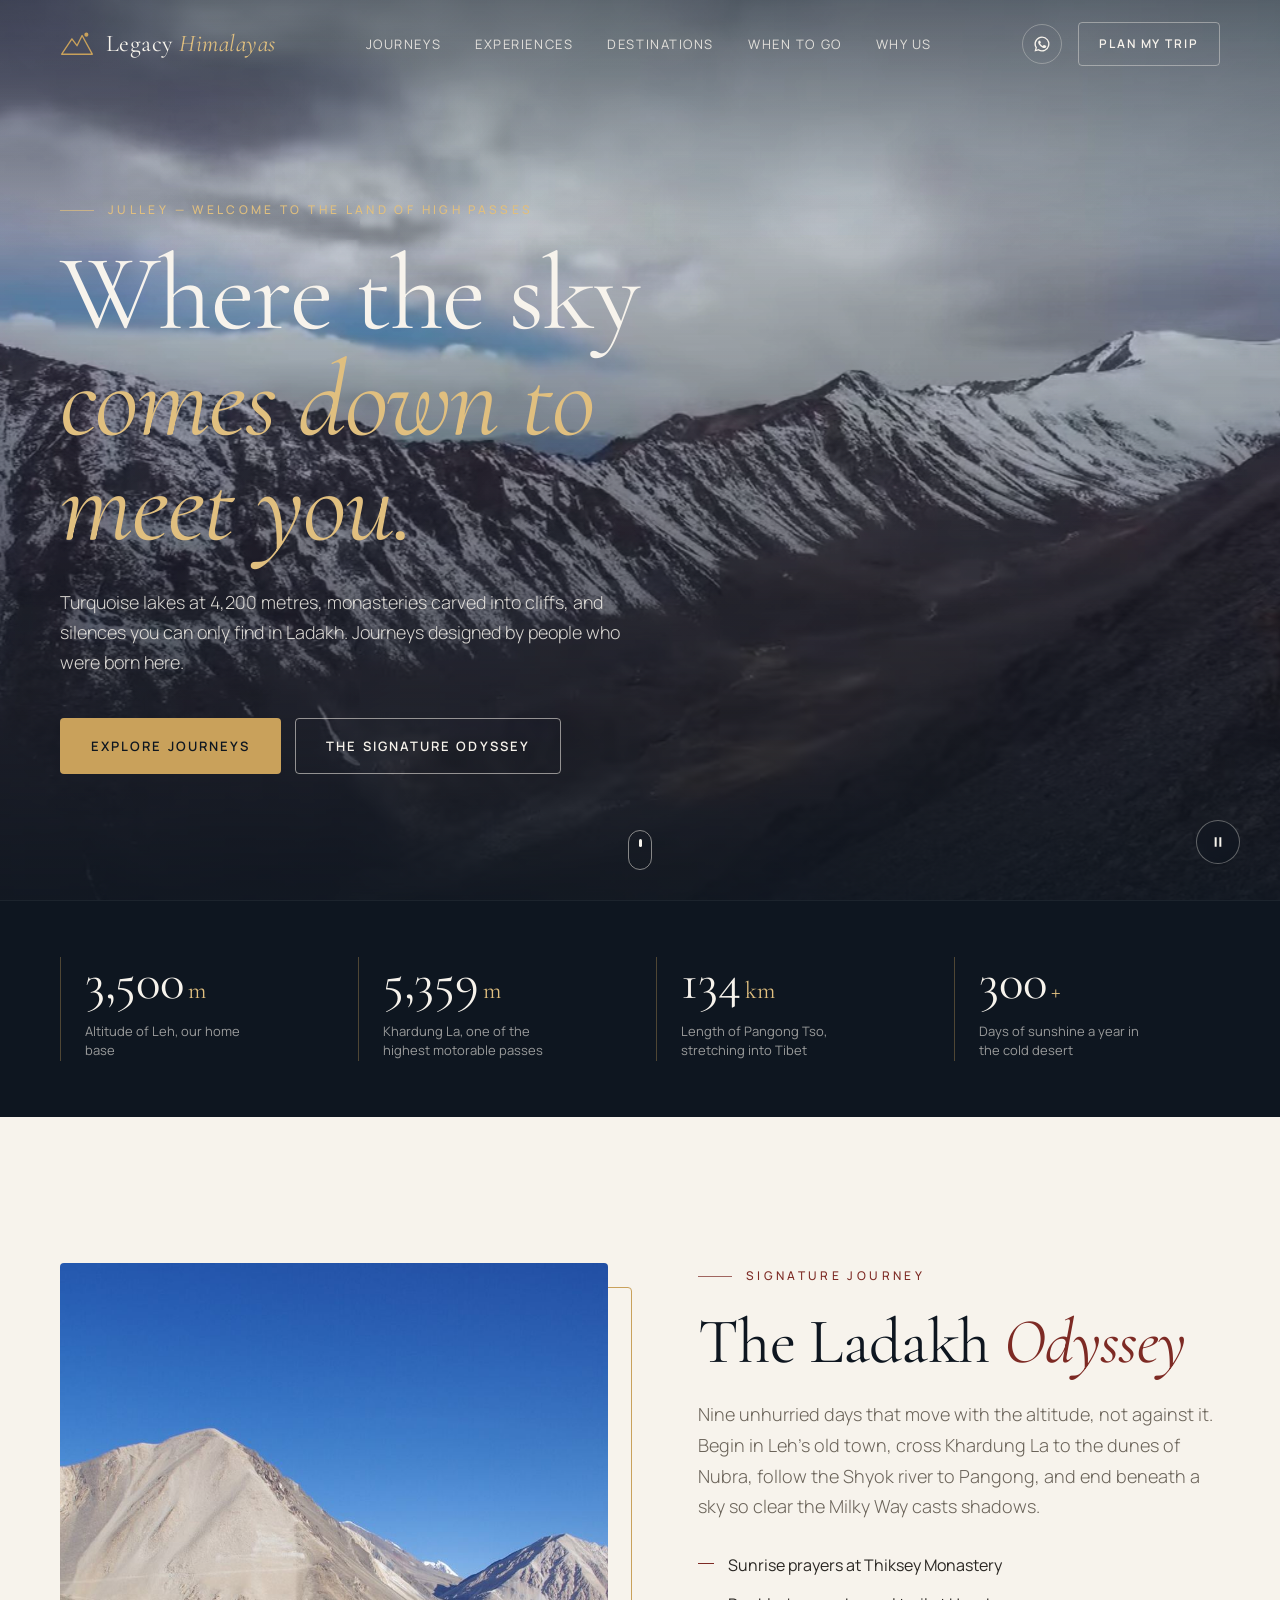
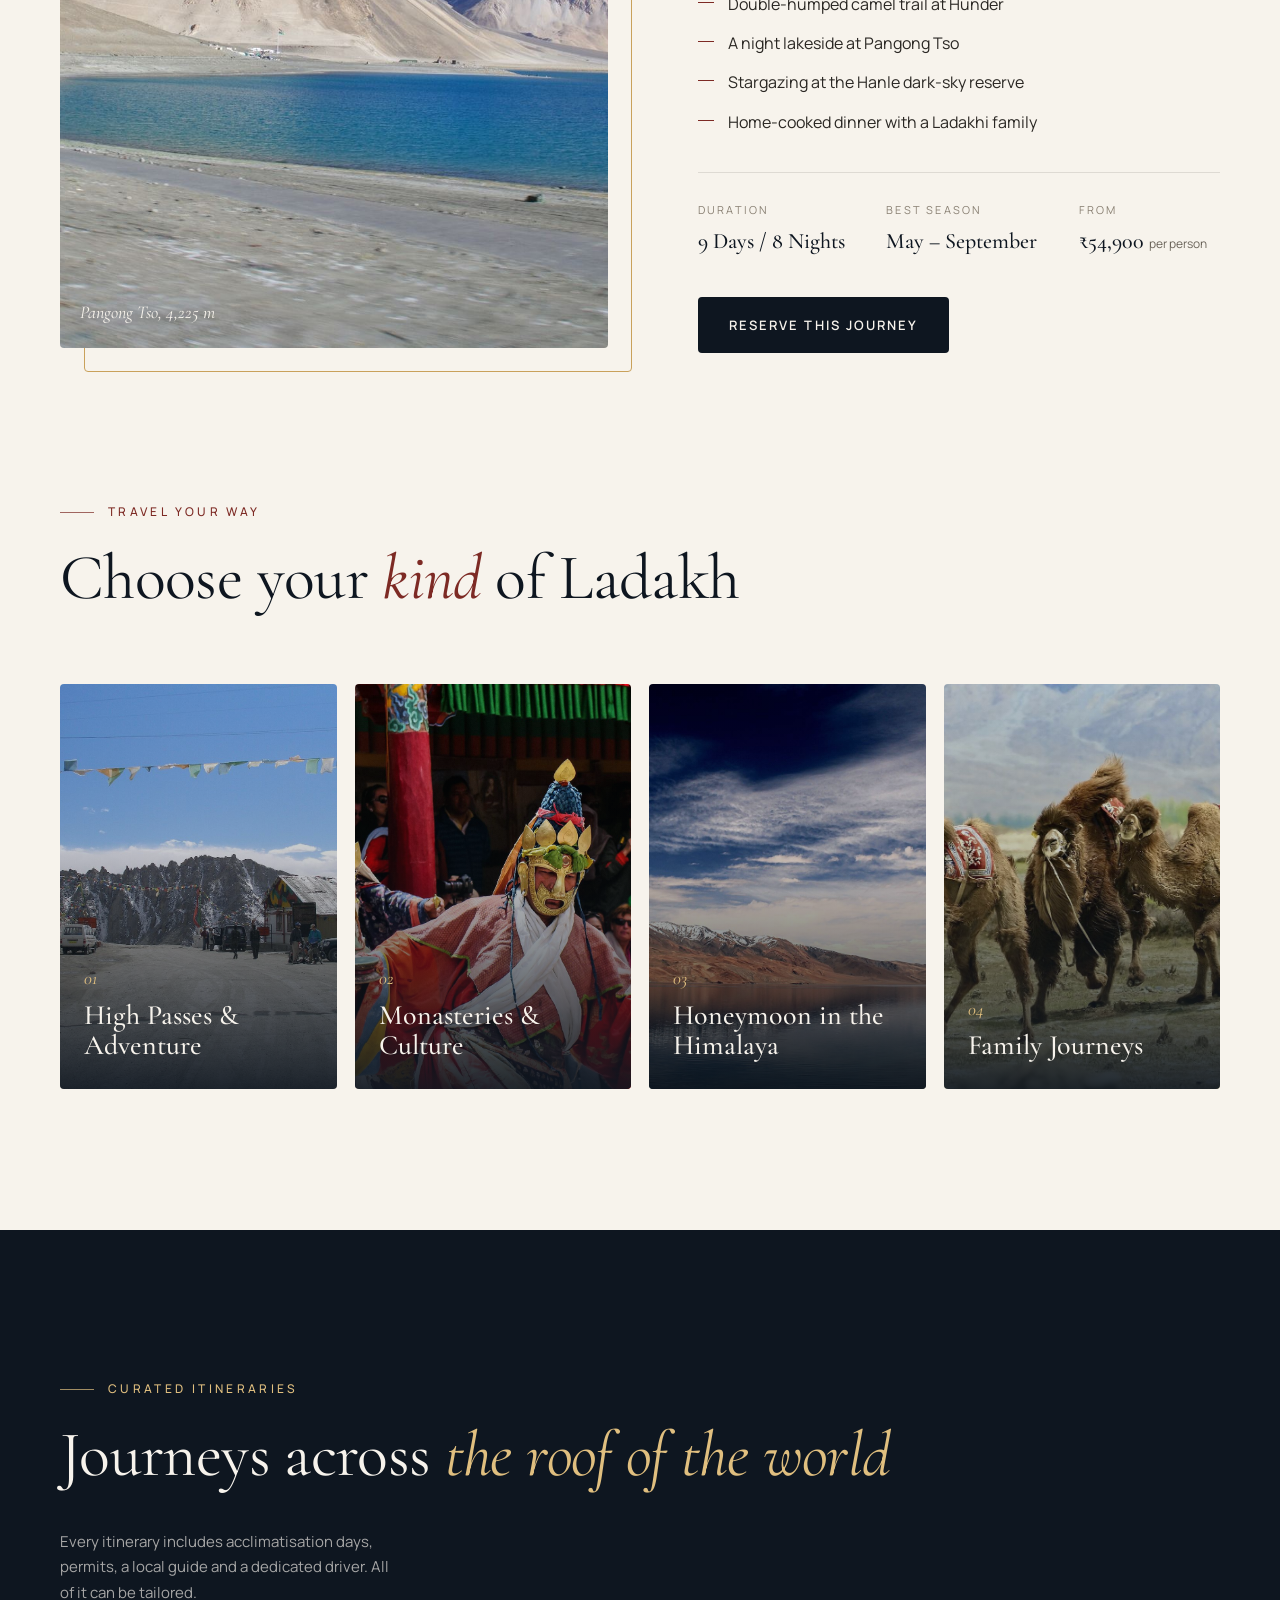
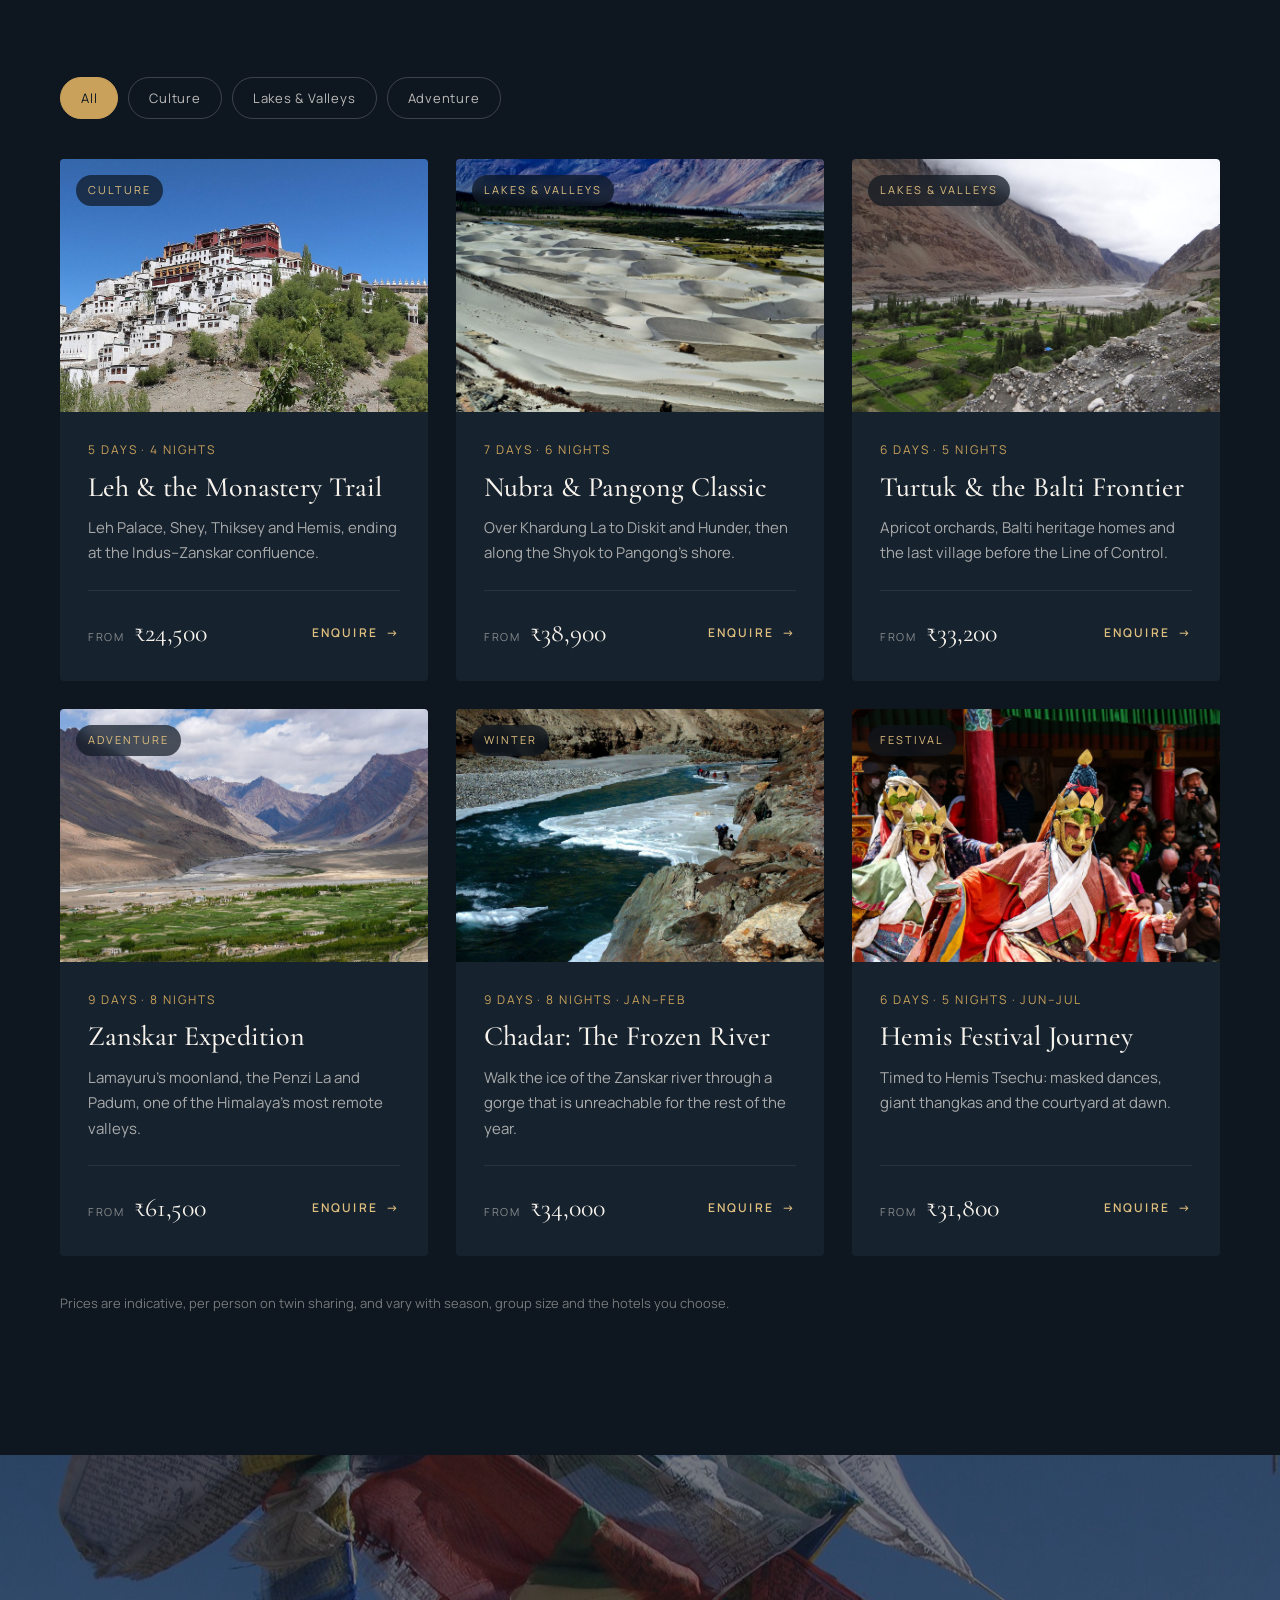
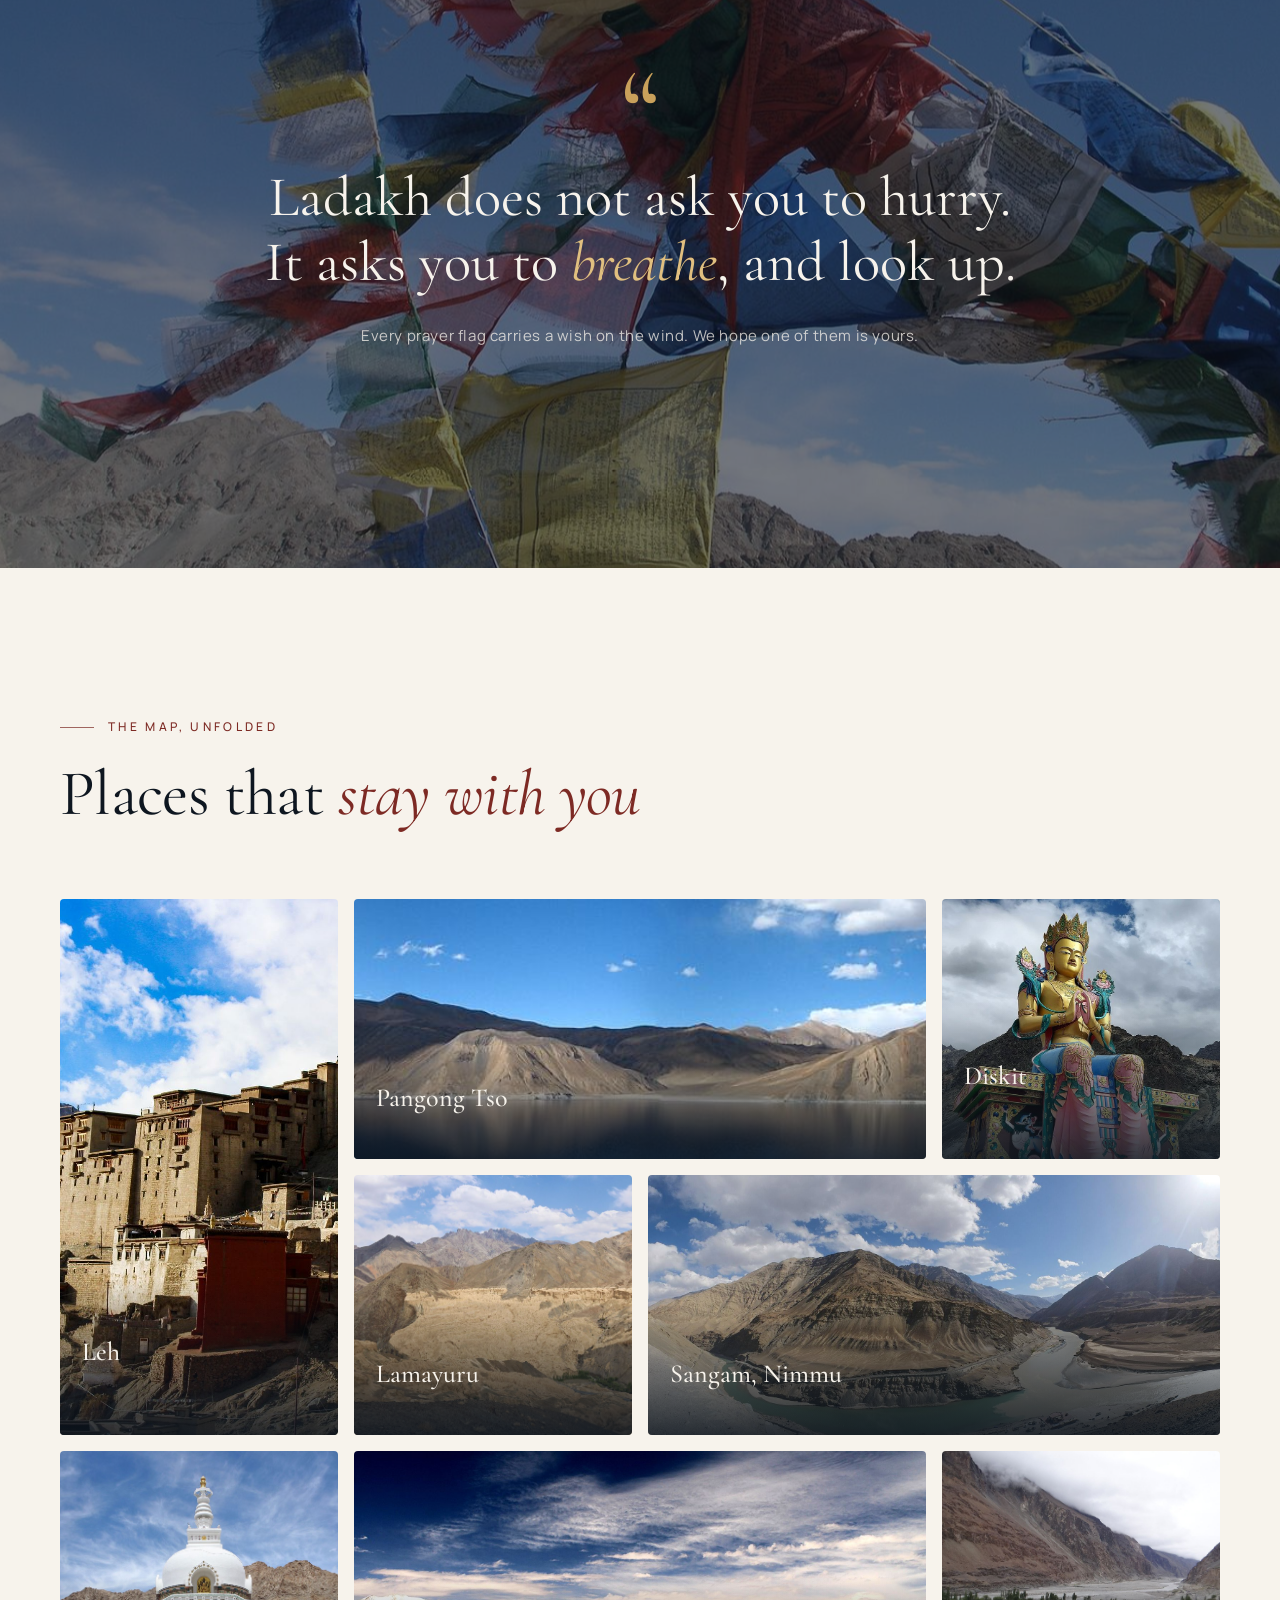
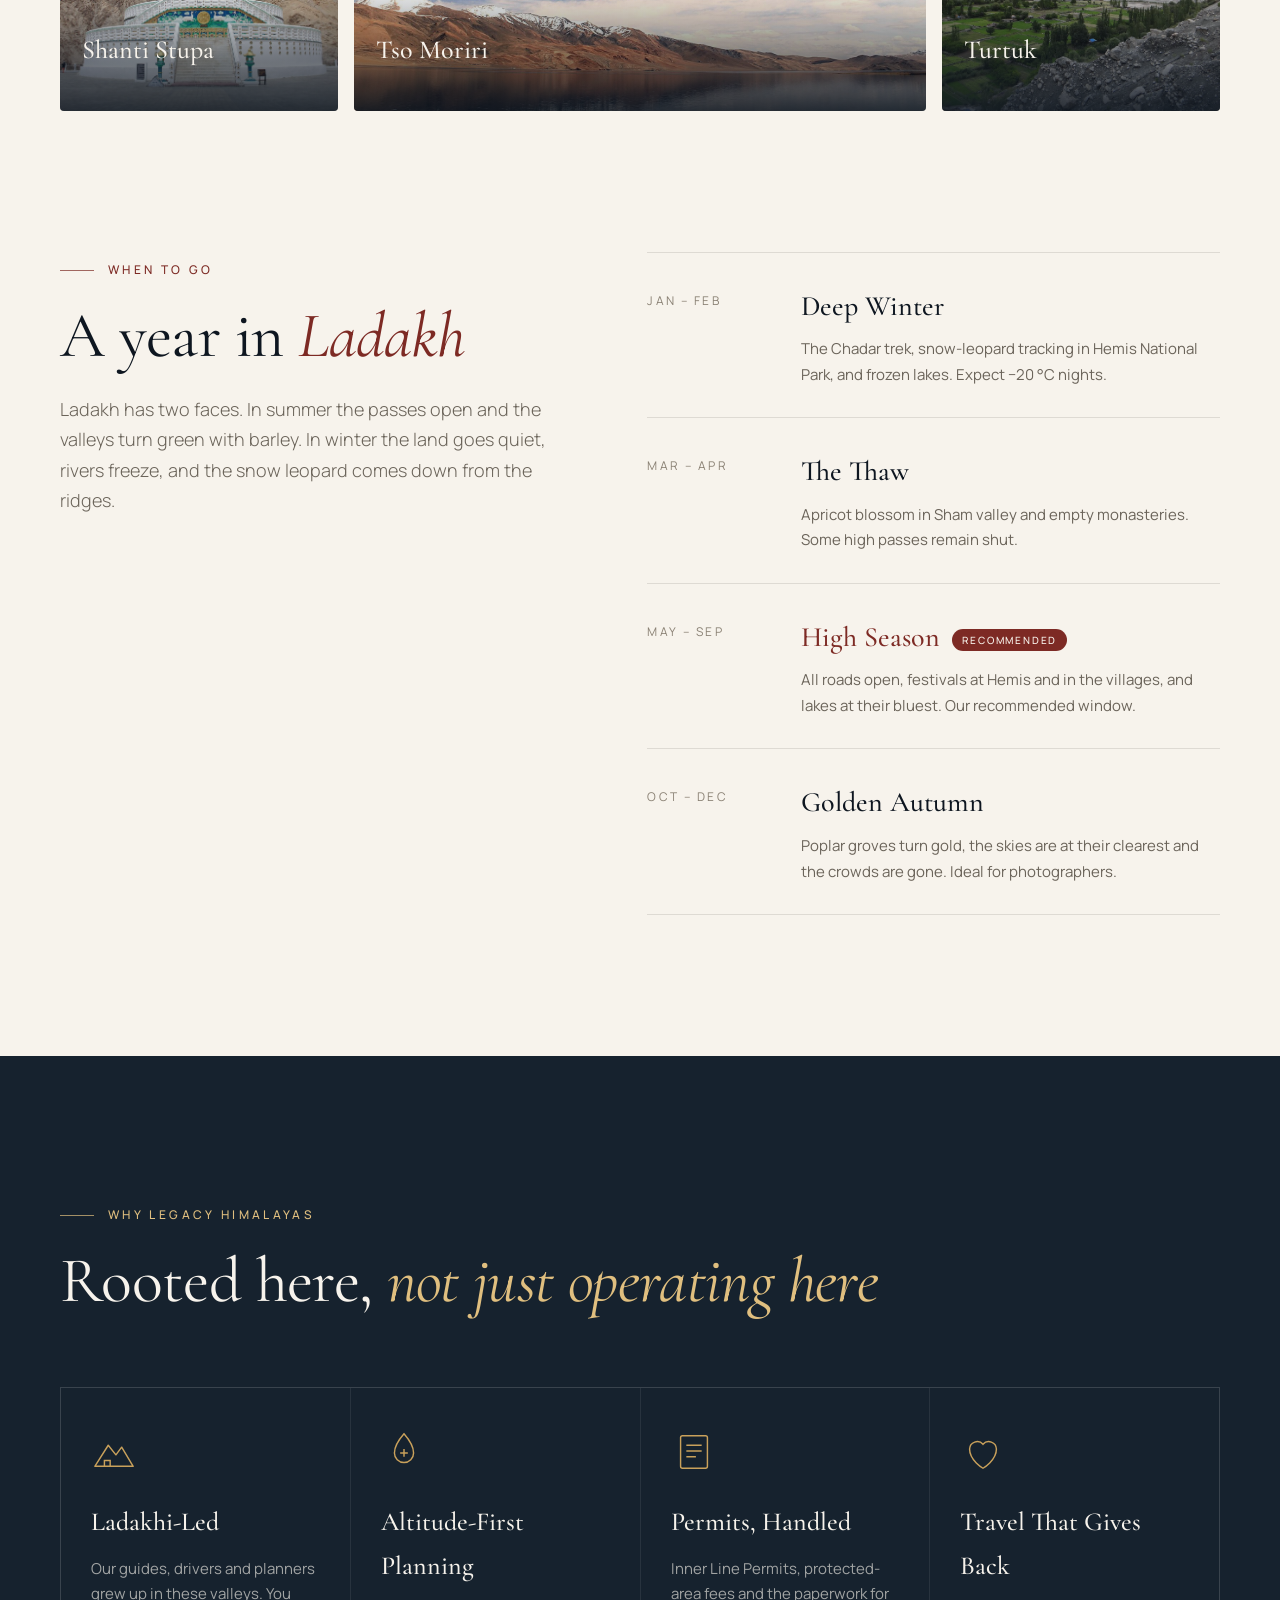
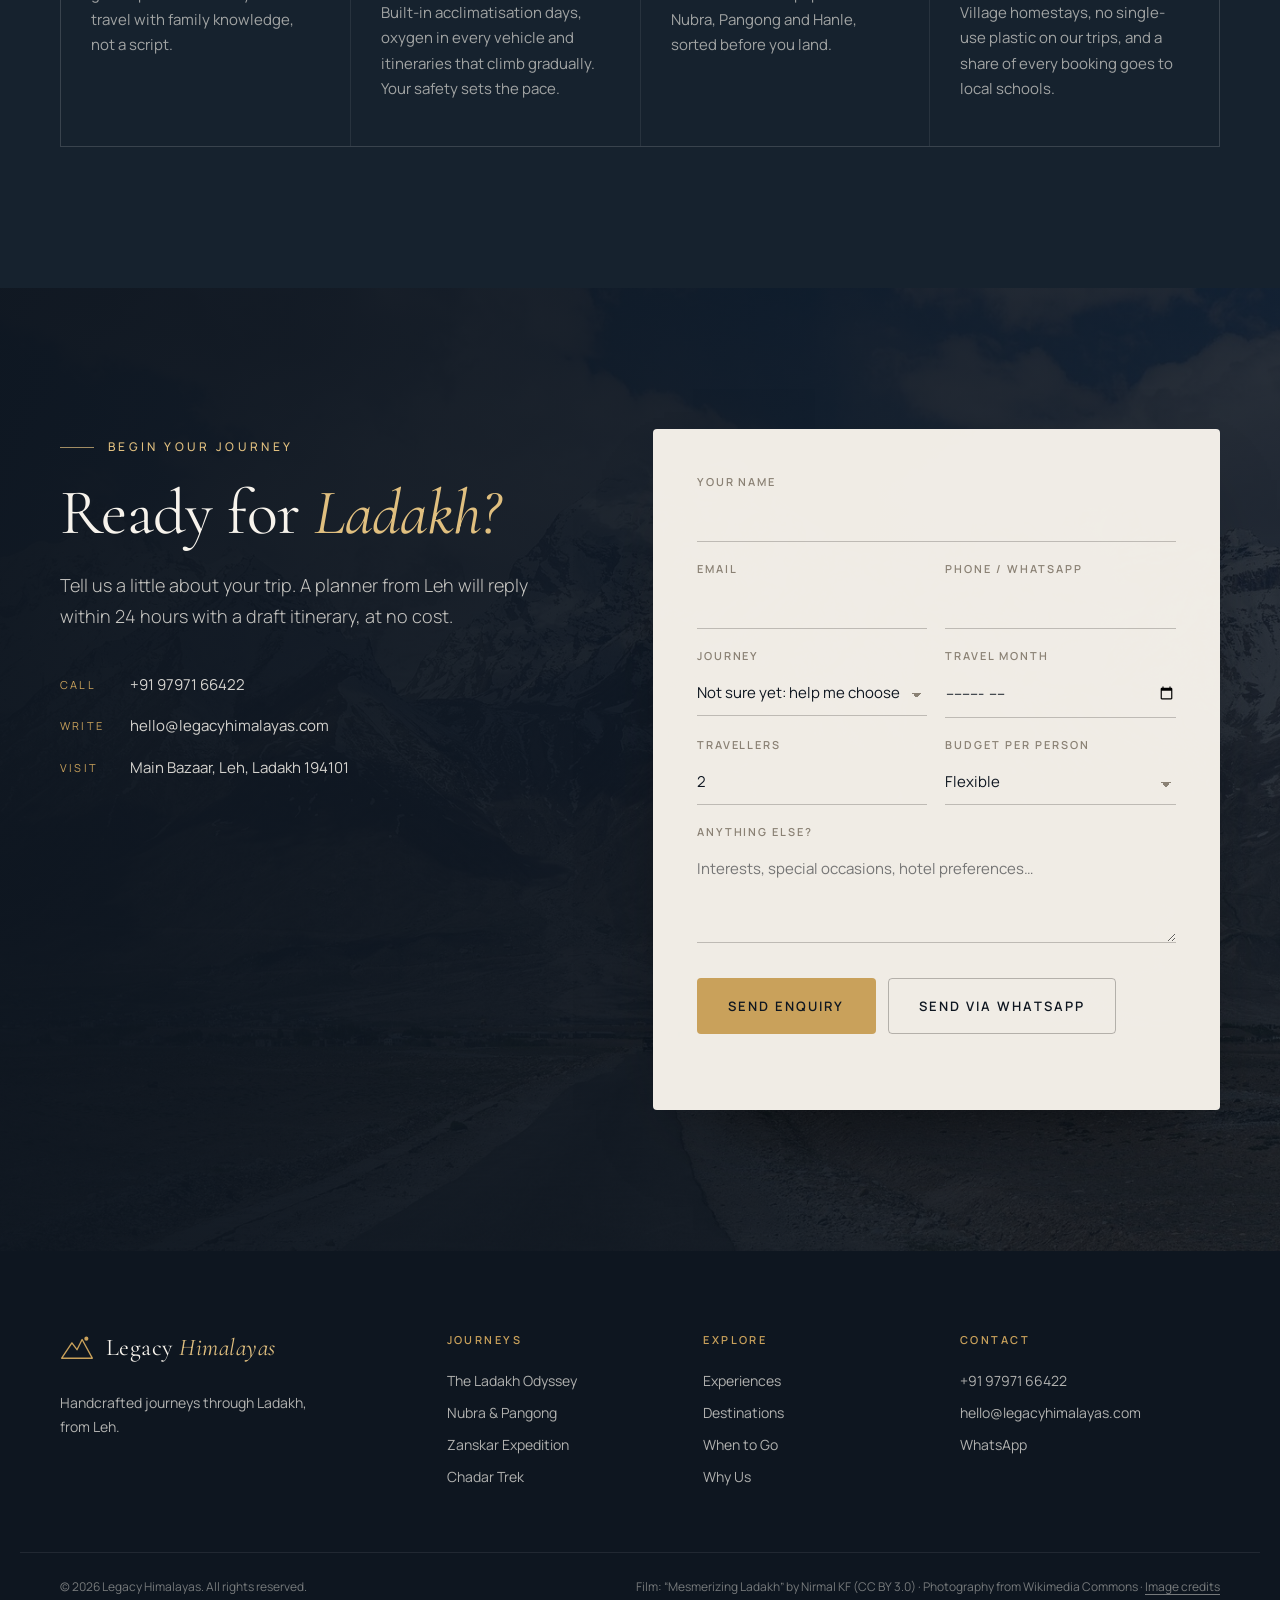
<file: index.html>
<!doctype html>
<html lang="en">
<head>
  <meta charset="utf-8">
  <meta name="viewport" content="width=device-width, initial-scale=1">
  <title>Legacy Himalayas — Journeys Through Ladakh</title>
  <meta name="description" content="Handcrafted Ladakh journeys by a Leh-based team: Pangong and Nubra, monastery trails, Zanskar expeditions and the Chadar frozen-river trek.">
  <meta name="theme-color" content="#0e1620">
  <meta property="og:title" content="Legacy Himalayas — Journeys Through Ladakh">
  <meta property="og:description" content="Handcrafted journeys across the high desert of Ladakh.">
  <meta property="og:image" content="assets/img/hero-poster.jpg">
  <link rel="preconnect" href="https://fonts.googleapis.com">
  <link rel="preconnect" href="https://fonts.gstatic.com" crossorigin>
  <link href="https://fonts.googleapis.com/css2?family=Cormorant+Garamond:ital,wght@0,400;0,500;0,600;1,400;1,500&family=Manrope:wght@300;400;500;600&display=swap" rel="stylesheet">
  <link rel="stylesheet" href="css/style.css">
</head>
<body>

  <!-- ============ HEADER ============ -->
  <header class="site-header" id="top">
    <div class="container header-inner">
      <a href="#top" class="brand" aria-label="Legacy Himalayas home">
        <svg class="brand-mark" viewBox="0 0 40 40" aria-hidden="true"><path d="M2 32 L14 14 L20 22 L26 10 L38 32 Z" fill="none" stroke="currentColor" stroke-width="1.6" stroke-linejoin="round"/><circle cx="31" cy="9" r="2.4" fill="currentColor"/></svg>
        <span class="brand-text">Legacy <em>Himalayas</em></span>
      </a>

      <nav class="main-nav" aria-label="Primary">
        <a href="#journeys">Journeys</a>
        <a href="#experiences">Experiences</a>
        <a href="#destinations">Destinations</a>
        <a href="#seasons">When to Go</a>
        <a href="#why">Why Us</a>
      </nav>

      <div class="header-actions">
        <a href="https://wa.me/919797166422" class="icon-link" aria-label="Chat on WhatsApp" target="_blank" rel="noopener">
          <svg viewBox="0 0 24 24" aria-hidden="true"><path fill="currentColor" d="M12 2a10 10 0 0 0-8.6 15.1L2 22l5-1.3A10 10 0 1 0 12 2Zm0 18.2a8.2 8.2 0 0 1-4.2-1.2l-.3-.2-3 .8.8-2.9-.2-.3A8.2 8.2 0 1 1 12 20.2Zm4.5-6.1c-.2-.1-1.5-.7-1.7-.8s-.4-.1-.6.1-.7.8-.8 1-.3.2-.5.1a6.7 6.7 0 0 1-3.3-2.9c-.3-.4.3-.4.8-1.4a.5.5 0 0 0 0-.5l-.8-1.8c-.2-.5-.4-.4-.6-.4h-.5a1 1 0 0 0-.7.3 3 3 0 0 0-.9 2.2 5.2 5.2 0 0 0 1.1 2.7 11.8 11.8 0 0 0 4.5 4c1.7.7 2.3.8 3.2.6a2.7 2.7 0 0 0 1.8-1.3 2.2 2.2 0 0 0 .1-1.3c0-.1-.2-.2-.4-.3Z"/></svg>
        </a>
        <a href="#enquire" class="btn btn-ghost btn-sm">Plan My Trip</a>
        <button class="nav-toggle" aria-label="Open menu" aria-expanded="false" aria-controls="mobile-menu">
          <span></span><span></span>
        </button>
      </div>
    </div>

    <div class="mobile-menu" id="mobile-menu" hidden>
      <a href="#journeys">Journeys</a>
      <a href="#experiences">Experiences</a>
      <a href="#destinations">Destinations</a>
      <a href="#seasons">When to Go</a>
      <a href="#why">Why Us</a>
      <a href="#enquire" class="btn btn-gold">Plan My Trip</a>
    </div>
  </header>

  <main>

    <!-- ============ HERO (VIDEO) ============ -->
    <section class="hero">
      <video class="hero-video" autoplay muted loop playsinline preload="auto" poster="assets/img/hero-poster.jpg">
        <source src="assets/video/ladakh-hero.mp4" type="video/mp4">
        <source src="assets/video/ladakh-hero.webm" type="video/webm">
      </video>
      <div class="hero-shade"></div>

      <div class="container hero-content">
        <p class="eyebrow reveal">Julley — welcome to the land of high passes</p>
        <h1 class="hero-title reveal">Where the sky<br><em>comes down to meet you.</em></h1>
        <p class="hero-lede reveal">Turquoise lakes at 4,200 metres, monasteries carved into cliffs, and silences you can only find in Ladakh. Journeys designed by people who were born here.</p>
        <div class="hero-ctas reveal">
          <a href="#journeys" class="btn btn-gold">Explore Journeys</a>
          <a href="#signature" class="btn btn-line">The Signature Odyssey</a>
        </div>
      </div>

      <button class="video-toggle" aria-label="Pause background video" data-state="playing">
        <svg class="i-pause" viewBox="0 0 24 24" aria-hidden="true"><path fill="currentColor" d="M7 5h3v14H7zM14 5h3v14h-3z"/></svg>
        <svg class="i-play" viewBox="0 0 24 24" aria-hidden="true"><path fill="currentColor" d="M8 5v14l11-7z"/></svg>
      </button>
      <a href="#signature" class="scroll-cue" aria-label="Scroll down"><span></span></a>
    </section>

    <!-- ============ STATS STRIP ============ -->
    <section class="stats">
      <div class="container stats-grid">
        <div class="stat reveal"><span class="stat-num" data-count="3500">3,500</span><span class="stat-unit">m</span><p>Altitude of Leh, our home base</p></div>
        <div class="stat reveal"><span class="stat-num" data-count="5359">5,359</span><span class="stat-unit">m</span><p>Khardung La, one of the highest motorable passes</p></div>
        <div class="stat reveal"><span class="stat-num" data-count="134">134</span><span class="stat-unit">km</span><p>Length of Pangong Tso, stretching into Tibet</p></div>
        <div class="stat reveal"><span class="stat-num" data-count="300">300</span><span class="stat-unit">+</span><p>Days of sunshine a year in the cold desert</p></div>
      </div>
    </section>

    <!-- ============ SIGNATURE JOURNEY ============ -->
    <section class="signature" id="signature">
      <div class="container signature-grid">
        <figure class="signature-media reveal">
          <img src="assets/img/pangong.jpg" alt="The turquoise water of Pangong Tso beneath bare brown mountains" loading="lazy">
          <figcaption>Pangong Tso, 4,225 m</figcaption>
        </figure>
        <div class="signature-copy reveal">
          <p class="eyebrow dark">Signature Journey</p>
          <h2 class="section-title">The Ladakh <em>Odyssey</em></h2>
          <p class="lead">Nine unhurried days that move with the altitude, not against it. Begin in Leh's old town, cross Khardung La to the dunes of Nubra, follow the Shyok river to Pangong, and end beneath a sky so clear the Milky Way casts shadows.</p>
          <ul class="tick-list">
            <li>Sunrise prayers at Thiksey Monastery</li>
            <li>Double-humped camel trail at Hunder</li>
            <li>A night lakeside at Pangong Tso</li>
            <li>Stargazing at the Hanle dark-sky reserve</li>
            <li>Home-cooked dinner with a Ladakhi family</li>
          </ul>
          <div class="signature-meta">
            <div><span>Duration</span><strong>9 Days / 8 Nights</strong></div>
            <div><span>Best season</span><strong>May – September</strong></div>
            <div><span>From</span><strong>₹54,900 <small>per person</small></strong></div>
          </div>
          <a href="#enquire" class="btn btn-dark" data-trip="The Ladakh Odyssey">Reserve This Journey</a>
        </div>
      </div>
    </section>

    <!-- ============ EXPERIENCES ============ -->
    <section class="experiences" id="experiences">
      <div class="container">
        <header class="section-head reveal">
          <p class="eyebrow dark">Travel Your Way</p>
          <h2 class="section-title">Choose your <em>kind</em> of Ladakh</h2>
        </header>

        <div class="exp-grid">
          <a href="#enquire" class="exp-card reveal" data-trip="High Passes & Adventure">
            <img src="assets/img/khardung-la.jpg" alt="Prayer flags strung across the summit of Khardung La" loading="lazy">
            <div class="exp-body"><span class="exp-index">01</span><h3>High Passes &amp; Adventure</h3><p>Motorbike routes, river rafting on the Zanskar, and treks across 5,000-metre passes.</p></div>
          </a>
          <a href="#enquire" class="exp-card reveal" data-trip="Monasteries & Culture">
            <img src="assets/img/hemis-festival.jpg" alt="Masked dancers at the Hemis monastery festival" loading="lazy">
            <div class="exp-body"><span class="exp-index">02</span><h3>Monasteries &amp; Culture</h3><p>Cham dances, butter-lamp halls and quiet conversations with resident monks.</p></div>
          </a>
          <a href="#enquire" class="exp-card reveal" data-trip="Honeymoon in the Himalaya">
            <img src="assets/img/tso-moriri.jpg" alt="Dramatic clouds over the still waters of Tso Moriri" loading="lazy">
            <div class="exp-body"><span class="exp-index">03</span><h3>Honeymoon in the Himalaya</h3><p>Private lakeside camps, boutique heritage stays and long, slow evenings.</p></div>
          </a>
          <a href="#enquire" class="exp-card reveal" data-trip="Family Journeys">
            <img src="assets/img/bactrian-camels.jpg" alt="Three Bactrian camels in the Nubra valley" loading="lazy">
            <div class="exp-body"><span class="exp-index">04</span><h3>Family Journeys</h3><p>Gentle pacing, comfortable vehicles and moments every age remembers.</p></div>
          </a>
        </div>
      </div>
    </section>

    <!-- ============ JOURNEYS / PACKAGES ============ -->
    <section class="journeys" id="journeys">
      <div class="container">
        <header class="section-head split reveal">
          <div>
            <p class="eyebrow">Curated Itineraries</p>
            <h2 class="section-title light">Journeys across <em>the roof of the world</em></h2>
          </div>
          <p class="section-note">Every itinerary includes acclimatisation days, permits, a local guide and a dedicated driver. All of it can be tailored.</p>
        </header>

        <div class="journey-filters reveal" role="tablist" aria-label="Filter journeys">
          <button class="chip is-active" data-filter="all" role="tab" aria-selected="true">All</button>
          <button class="chip" data-filter="culture" role="tab" aria-selected="false">Culture</button>
          <button class="chip" data-filter="landscape" role="tab" aria-selected="false">Lakes &amp; Valleys</button>
          <button class="chip" data-filter="adventure" role="tab" aria-selected="false">Adventure</button>
        </div>

        <div class="journey-grid">
          <article class="journey reveal" data-cat="culture">
            <div class="journey-img"><img src="assets/img/thiksey.jpg" alt="Thiksey Monastery rising in white tiers up a hillside" loading="lazy"><span class="tag">Culture</span></div>
            <div class="journey-body">
              <p class="journey-dur">5 Days · 4 Nights</p>
              <h3>Leh &amp; the Monastery Trail</h3>
              <p>Leh Palace, Shey, Thiksey and Hemis, ending at the Indus–Zanskar confluence.</p>
              <div class="journey-foot"><span class="price"><small>from</small> ₹24,500</span><a href="#enquire" class="link-arrow" data-trip="Leh & the Monastery Trail">Enquire</a></div>
            </div>
          </article>

          <article class="journey reveal" data-cat="landscape">
            <div class="journey-img"><img src="assets/img/nubra-dunes.jpg" alt="Pale sand dunes of the Nubra valley" loading="lazy"><span class="tag">Lakes &amp; Valleys</span></div>
            <div class="journey-body">
              <p class="journey-dur">7 Days · 6 Nights</p>
              <h3>Nubra &amp; Pangong Classic</h3>
              <p>Over Khardung La to Diskit and Hunder, then along the Shyok to Pangong's shore.</p>
              <div class="journey-foot"><span class="price"><small>from</small> ₹38,900</span><a href="#enquire" class="link-arrow" data-trip="Nubra & Pangong Classic">Enquire</a></div>
            </div>
          </article>

          <article class="journey reveal" data-cat="landscape">
            <div class="journey-img"><img src="assets/img/turtuk.jpg" alt="Green fields of Turtuk village beside the Shyok river" loading="lazy"><span class="tag">Lakes &amp; Valleys</span></div>
            <div class="journey-body">
              <p class="journey-dur">6 Days · 5 Nights</p>
              <h3>Turtuk &amp; the Balti Frontier</h3>
              <p>Apricot orchards, Balti heritage homes and the last village before the Line of Control.</p>
              <div class="journey-foot"><span class="price"><small>from</small> ₹33,200</span><a href="#enquire" class="link-arrow" data-trip="Turtuk & the Balti Frontier">Enquire</a></div>
            </div>
          </article>

          <article class="journey reveal" data-cat="adventure">
            <div class="journey-img"><img src="assets/img/zanskar.jpg" alt="Wide glacial valley in Zanskar" loading="lazy"><span class="tag">Adventure</span></div>
            <div class="journey-body">
              <p class="journey-dur">9 Days · 8 Nights</p>
              <h3>Zanskar Expedition</h3>
              <p>Lamayuru's moonland, the Penzi La and Padum, one of the Himalaya's most remote valleys.</p>
              <div class="journey-foot"><span class="price"><small>from</small> ₹61,500</span><a href="#enquire" class="link-arrow" data-trip="Zanskar Expedition">Enquire</a></div>
            </div>
          </article>

          <article class="journey reveal" data-cat="adventure">
            <div class="journey-img"><img src="assets/img/chadar.jpg" alt="Trekkers walking on the frozen Zanskar river" loading="lazy"><span class="tag">Winter</span></div>
            <div class="journey-body">
              <p class="journey-dur">9 Days · 8 Nights · Jan–Feb</p>
              <h3>Chadar: The Frozen River</h3>
              <p>Walk the ice of the Zanskar river through a gorge that is unreachable for the rest of the year.</p>
              <div class="journey-foot"><span class="price"><small>from</small> ₹34,000</span><a href="#enquire" class="link-arrow" data-trip="Chadar: The Frozen River">Enquire</a></div>
            </div>
          </article>

          <article class="journey reveal" data-cat="culture">
            <div class="journey-img"><img src="assets/img/hemis-festival.jpg" alt="Masked Cham dancers at Hemis Tsechu" loading="lazy"><span class="tag">Festival</span></div>
            <div class="journey-body">
              <p class="journey-dur">6 Days · 5 Nights · Jun–Jul</p>
              <h3>Hemis Festival Journey</h3>
              <p>Timed to Hemis Tsechu: masked dances, giant thangkas and the courtyard at dawn.</p>
              <div class="journey-foot"><span class="price"><small>from</small> ₹31,800</span><a href="#enquire" class="link-arrow" data-trip="Hemis Festival Journey">Enquire</a></div>
            </div>
          </article>
        </div>
        <p class="fine-print reveal">Prices are indicative, per person on twin sharing, and vary with season, group size and the hotels you choose.</p>
      </div>
    </section>

    <!-- ============ QUOTE BREAK ============ -->
    <section class="parallax-quote">
      <div class="parallax-bg" aria-hidden="true" style="background-image:url('assets/img/prayer-flags.jpg')"></div>
      <div class="container quote-inner reveal">
        <p class="quote-mark" aria-hidden="true">“</p>
        <blockquote>Ladakh does not ask you to hurry.<br>It asks you to <em>breathe</em>, and look up.</blockquote>
        <p class="quote-sub">Every prayer flag carries a wish on the wind. We hope one of them is yours.</p>
      </div>
    </section>

    <!-- ============ DESTINATIONS (MOSAIC) ============ -->
    <section class="destinations" id="destinations">
      <div class="container">
        <header class="section-head reveal">
          <p class="eyebrow dark">The Map, Unfolded</p>
          <h2 class="section-title">Places that <em>stay with you</em></h2>
        </header>

        <div class="mosaic">
          <figure class="tile t-tall reveal"><img src="assets/img/leh-palace.jpg" alt="Leh Palace overlooking the old town" loading="lazy"><figcaption><strong>Leh</strong><span>The 17th-century palace above a maze of mud-brick lanes</span></figcaption></figure>
          <figure class="tile t-wide reveal"><img src="assets/img/pangong-reflection.jpg" alt="Mountains mirrored in Pangong Tso" loading="lazy"><figcaption><strong>Pangong Tso</strong><span>A saltwater lake that shifts from blue to green to grey in a day</span></figcaption></figure>
          <figure class="tile reveal"><img src="assets/img/diskit.jpg" alt="The Maitreya Buddha statue at Diskit" loading="lazy"><figcaption><strong>Diskit</strong><span>A 32-metre Maitreya Buddha facing the valley</span></figcaption></figure>
          <figure class="tile reveal"><img src="assets/img/lamayuru.jpg" alt="Eroded moonland landscape around Lamayuru" loading="lazy"><figcaption><strong>Lamayuru</strong><span>Ancient lakebed turned to "moonland"</span></figcaption></figure>
          <figure class="tile t-wide reveal"><img src="assets/img/sangam.jpg" alt="The Indus and Zanskar rivers meeting at Nimmu" loading="lazy"><figcaption><strong>Sangam, Nimmu</strong><span>Where the blue Indus meets the brown Zanskar</span></figcaption></figure>
          <figure class="tile reveal"><img src="assets/img/shanti-stupa.jpg" alt="The white Shanti Stupa above Leh" loading="lazy"><figcaption><strong>Shanti Stupa</strong><span>Leh's lights at dusk</span></figcaption></figure>
          <figure class="tile t-wide reveal"><img src="assets/img/tso-moriri.jpg" alt="Clouds over Tso Moriri in Changthang" loading="lazy"><figcaption><strong>Tso Moriri</strong><span>A high-altitude wetland where the Changpa nomads graze their pashmina goats</span></figcaption></figure>
          <figure class="tile reveal"><img src="assets/img/turtuk.jpg" alt="Turtuk village in its green valley" loading="lazy"><figcaption><strong>Turtuk</strong><span>Balti village of apricot orchards</span></figcaption></figure>
        </div>
      </div>
    </section>

    <!-- ============ SEASONS ============ -->
    <section class="seasons" id="seasons">
      <div class="container seasons-grid">
        <div class="seasons-copy reveal">
          <p class="eyebrow dark">When to Go</p>
          <h2 class="section-title">A year in <em>Ladakh</em></h2>
          <p class="lead">Ladakh has two faces. In summer the passes open and the valleys turn green with barley. In winter the land goes quiet, rivers freeze, and the snow leopard comes down from the ridges.</p>
        </div>
        <ol class="season-list">
          <li class="reveal"><span class="s-months">Jan – Feb</span><div><h4>Deep Winter</h4><p>The Chadar trek, snow-leopard tracking in Hemis National Park, and frozen lakes. Expect −20&nbsp;°C nights.</p></div></li>
          <li class="reveal"><span class="s-months">Mar – Apr</span><div><h4>The Thaw</h4><p>Apricot blossom in Sham valley and empty monasteries. Some high passes remain shut.</p></div></li>
          <li class="reveal is-peak"><span class="s-months">May – Sep</span><div><h4>High Season</h4><p>All roads open, festivals at Hemis and in the villages, and lakes at their bluest. Our recommended window.</p></div></li>
          <li class="reveal"><span class="s-months">Oct – Dec</span><div><h4>Golden Autumn</h4><p>Poplar groves turn gold, the skies are at their clearest and the crowds are gone. Ideal for photographers.</p></div></li>
        </ol>
      </div>
    </section>

    <!-- ============ WHY US ============ -->
    <section class="why" id="why">
      <div class="container">
        <header class="section-head reveal">
          <p class="eyebrow">Why Legacy Himalayas</p>
          <h2 class="section-title light">Rooted here, <em>not just operating here</em></h2>
        </header>
        <div class="why-grid">
          <div class="why-item reveal">
            <svg viewBox="0 0 48 48" aria-hidden="true"><path d="M4 40 L18 18 L26 28 L32 20 L44 40 Z" fill="none" stroke="currentColor" stroke-width="1.5" stroke-linejoin="round"/><path d="M14 40v-6h6v6" fill="none" stroke="currentColor" stroke-width="1.5"/></svg>
            <h3>Ladakhi-Led</h3>
            <p>Our guides, drivers and planners grew up in these valleys. You travel with family knowledge, not a script.</p>
          </div>
          <div class="why-item reveal">
            <svg viewBox="0 0 48 48" aria-hidden="true"><path d="M24 6c-7 8-10 14-10 20a10 10 0 0 0 20 0c0-6-3-12-10-20Z" fill="none" stroke="currentColor" stroke-width="1.5"/><path d="M24 30v-8M20 26h8" stroke="currentColor" stroke-width="1.5"/></svg>
            <h3>Altitude-First Planning</h3>
            <p>Built-in acclimatisation days, oxygen in every vehicle and itineraries that climb gradually. Your safety sets the pace.</p>
          </div>
          <div class="why-item reveal">
            <svg viewBox="0 0 48 48" aria-hidden="true"><rect x="10" y="8" width="28" height="34" rx="2" fill="none" stroke="currentColor" stroke-width="1.5"/><path d="M16 18h16M16 24h16M16 30h10" stroke="currentColor" stroke-width="1.5"/></svg>
            <h3>Permits, Handled</h3>
            <p>Inner Line Permits, protected-area fees and the paperwork for Nubra, Pangong and Hanle, sorted before you land.</p>
          </div>
          <div class="why-item reveal">
            <svg viewBox="0 0 48 48" aria-hidden="true"><path d="M24 42s-14-8-14-20a8 8 0 0 1 14-5 8 8 0 0 1 14 5c0 12-14 20-14 20Z" fill="none" stroke="currentColor" stroke-width="1.5"/></svg>
            <h3>Travel That Gives Back</h3>
            <p>Village homestays, no single-use plastic on our trips, and a share of every booking goes to local schools.</p>
          </div>
        </div>
      </div>
    </section>

    <!-- ============ ENQUIRY ============ -->
    <section class="enquire" id="enquire">
      <div class="enquire-bg" aria-hidden="true"><img src="assets/img/zanskar-road.jpg" alt="" loading="lazy"></div>
      <div class="container enquire-grid">
        <div class="enquire-copy reveal">
          <p class="eyebrow">Begin Your Journey</p>
          <h2 class="section-title light">Ready for <em>Ladakh?</em></h2>
          <p class="lead light">Tell us a little about your trip. A planner from Leh will reply within 24 hours with a draft itinerary, at no cost.</p>
          <ul class="contact-list">
            <li><span>Call</span><a href="tel:+919797166422">+91 97971 66422</a></li>
            <li><span>Write</span><a href="mailto:hello@legacyhimalayas.com">hello@legacyhimalayas.com</a></li>
            <li><span>Visit</span>Main Bazaar, Leh, Ladakh 194101</li>
          </ul>
        </div>

        <form class="enquire-form reveal" id="enquiry-form" novalidate>
          <div class="field"><label for="f-name">Your name</label><input id="f-name" name="name" type="text" autocomplete="name" required></div>
          <div class="field-row">
            <div class="field"><label for="f-email">Email</label><input id="f-email" name="email" type="email" autocomplete="email" required></div>
            <div class="field"><label for="f-phone">Phone / WhatsApp</label><input id="f-phone" name="phone" type="tel" autocomplete="tel"></div>
          </div>
          <div class="field-row">
            <div class="field"><label for="f-trip">Journey</label>
              <select id="f-trip" name="trip">
                <option>Not sure yet: help me choose</option>
                <option>The Ladakh Odyssey</option>
                <option>Leh &amp; the Monastery Trail</option>
                <option>Nubra &amp; Pangong Classic</option>
                <option>Turtuk &amp; the Balti Frontier</option>
                <option>Zanskar Expedition</option>
                <option>Chadar: The Frozen River</option>
                <option>Hemis Festival Journey</option>
                <option>High Passes &amp; Adventure</option>
                <option>Monasteries &amp; Culture</option>
                <option>Honeymoon in the Himalaya</option>
                <option>Family Journeys</option>
              </select>
            </div>
            <div class="field"><label for="f-month">Travel month</label><input id="f-month" name="month" type="month"></div>
          </div>
          <div class="field-row">
            <div class="field"><label for="f-travellers">Travellers</label><input id="f-travellers" name="travellers" type="number" min="1" value="2"></div>
            <div class="field"><label for="f-budget">Budget per person</label>
              <select id="f-budget" name="budget"><option>Flexible</option><option>Under ₹30,000</option><option>₹30,000 – ₹60,000</option><option>₹60,000+</option></select>
            </div>
          </div>
          <div class="field"><label for="f-msg">Anything else?</label><textarea id="f-msg" name="message" rows="3" placeholder="Interests, special occasions, hotel preferences…"></textarea></div>
          <div class="form-actions">
            <button type="submit" class="btn btn-gold">Send Enquiry</button>
            <button type="button" class="btn btn-line" id="send-whatsapp">Send via WhatsApp</button>
          </div>
          <p class="form-status" role="status" aria-live="polite"></p>
        </form>
      </div>
    </section>
  </main>

  <!-- ============ FOOTER ============ -->
  <footer class="site-footer">
    <div class="container footer-grid">
      <div class="footer-brand">
        <a href="#top" class="brand">
          <svg class="brand-mark" viewBox="0 0 40 40" aria-hidden="true"><path d="M2 32 L14 14 L20 22 L26 10 L38 32 Z" fill="none" stroke="currentColor" stroke-width="1.6" stroke-linejoin="round"/><circle cx="31" cy="9" r="2.4" fill="currentColor"/></svg>
          <span class="brand-text">Legacy <em>Himalayas</em></span>
        </a>
        <p>Handcrafted journeys through Ladakh, from Leh.</p>
      </div>
      <div>
        <h4>Journeys</h4>
        <a href="#signature">The Ladakh Odyssey</a>
        <a href="#journeys">Nubra &amp; Pangong</a>
        <a href="#journeys">Zanskar Expedition</a>
        <a href="#journeys">Chadar Trek</a>
      </div>
      <div>
        <h4>Explore</h4>
        <a href="#experiences">Experiences</a>
        <a href="#destinations">Destinations</a>
        <a href="#seasons">When to Go</a>
        <a href="#why">Why Us</a>
      </div>
      <div>
        <h4>Contact</h4>
        <a href="tel:+919797166422">+91 97971 66422</a>
        <a href="mailto:hello@legacyhimalayas.com">hello@legacyhimalayas.com</a>
        <a href="https://wa.me/919797166422" target="_blank" rel="noopener">WhatsApp</a>
      </div>
    </div>
    <div class="container footer-base">
      <p>© <span id="year">2026</span> Legacy Himalayas. All rights reserved.</p>
      <p>Film: “Mesmerizing Ladakh” by Nirmal KF (CC BY 3.0) · Photography from Wikimedia Commons · <a href="credits.html">Image credits</a></p>
    </div>
  </footer>

  <a href="https://wa.me/919797166422" class="wa-float" target="_blank" rel="noopener" aria-label="Chat on WhatsApp">
    <svg viewBox="0 0 24 24" aria-hidden="true"><path fill="currentColor" d="M12 2a10 10 0 0 0-8.6 15.1L2 22l5-1.3A10 10 0 1 0 12 2Zm4.5 12.1c-.2-.1-1.5-.7-1.7-.8s-.4-.1-.6.1-.7.8-.8 1-.3.2-.5.1a6.7 6.7 0 0 1-3.3-2.9c-.3-.4.3-.4.8-1.4a.5.5 0 0 0 0-.5l-.8-1.8c-.2-.5-.4-.4-.6-.4h-.5a1 1 0 0 0-.7.3 3 3 0 0 0-.9 2.2 5.2 5.2 0 0 0 1.1 2.7 11.8 11.8 0 0 0 4.5 4c1.7.7 2.3.8 3.2.6a2.7 2.7 0 0 0 1.8-1.3 2.2 2.2 0 0 0 .1-1.3c0-.1-.2-.2-.4-.3Z"/></svg>
  </a>

  <script src="js/main.js"></script>
</body>
</html>
</file>
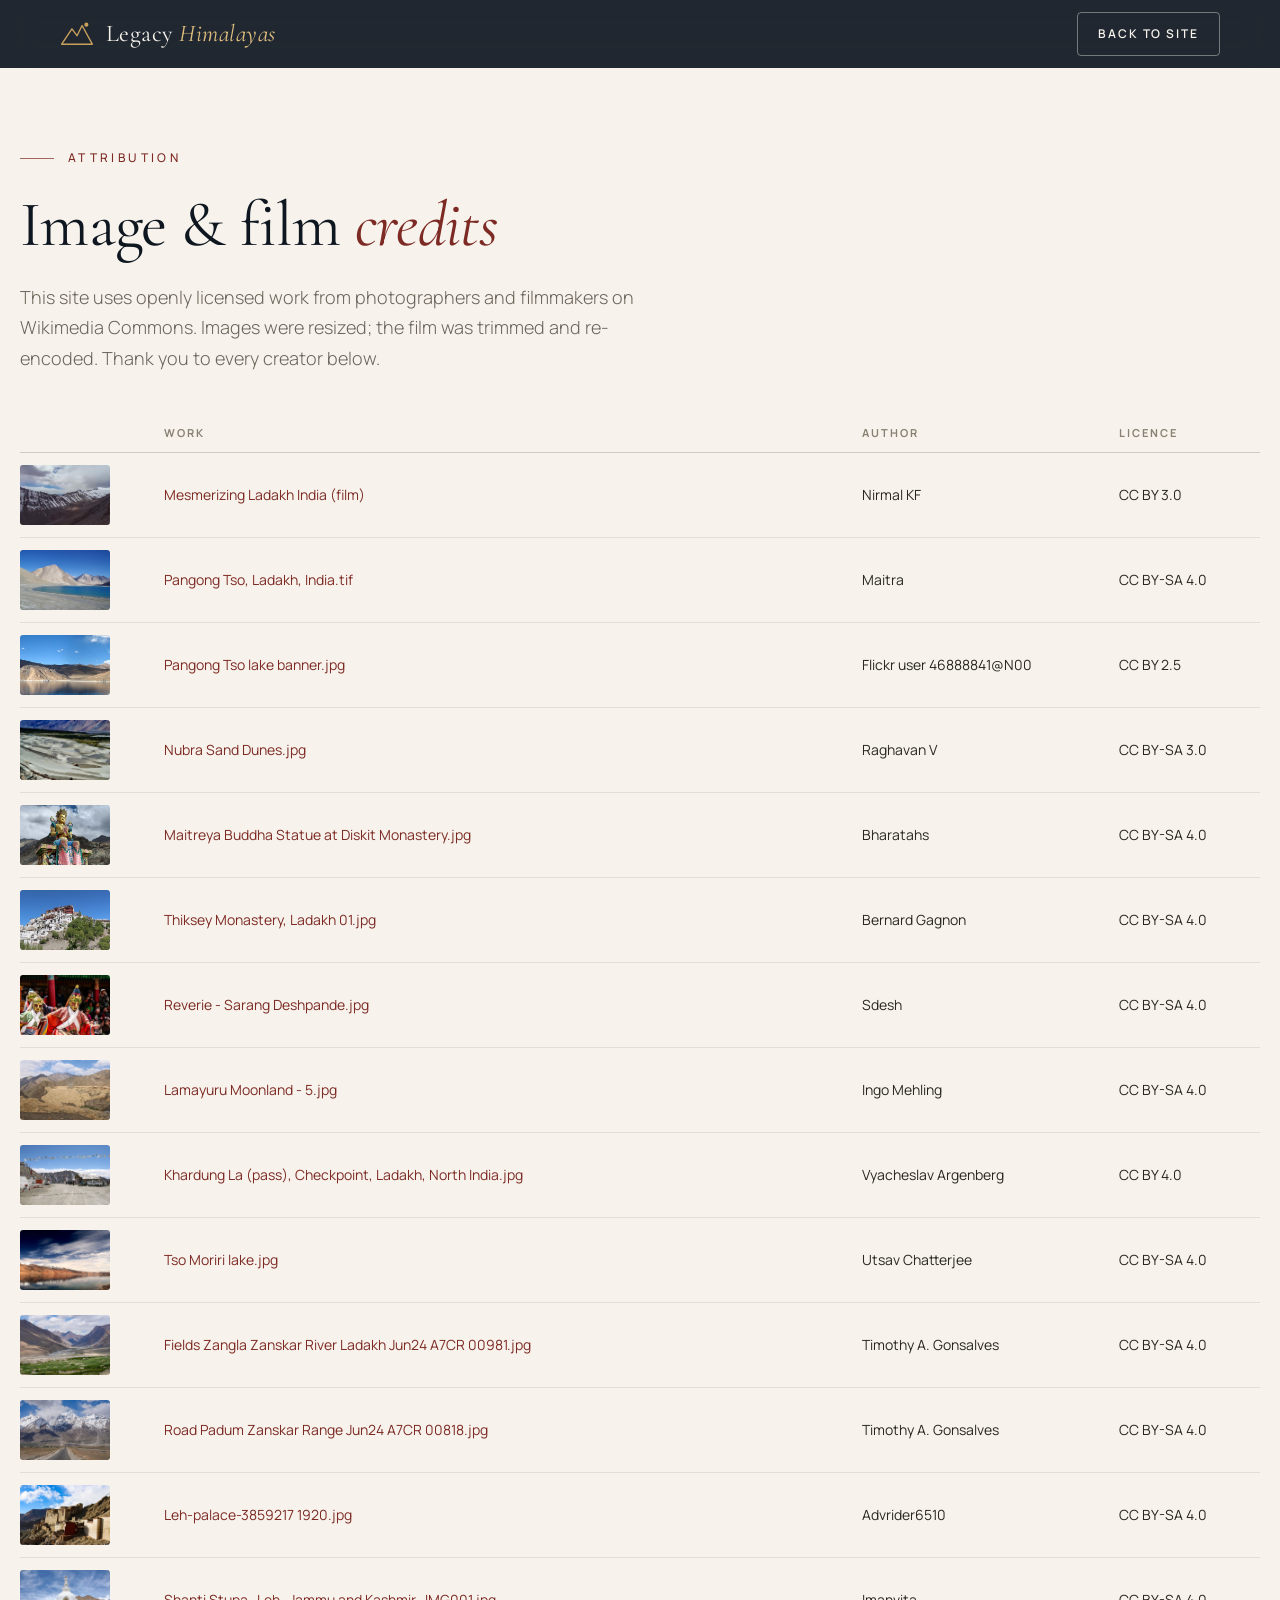
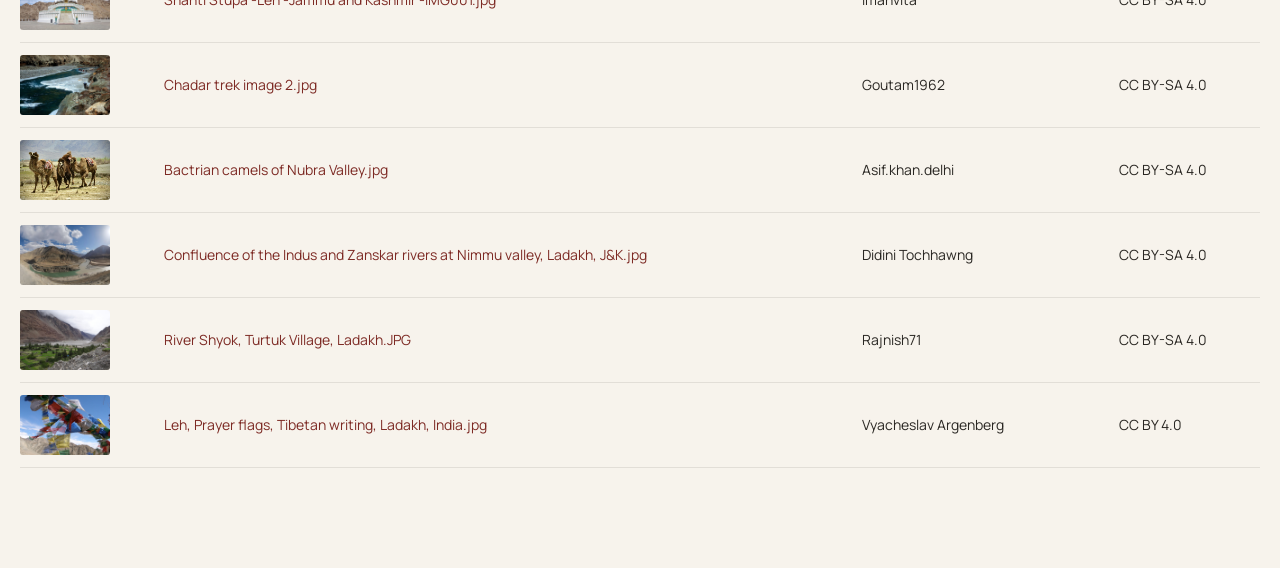
<file: credits.html>
<!doctype html>
<html lang="en"><head><meta charset="utf-8"><meta name="viewport" content="width=device-width, initial-scale=1">
<title>Image Credits — Legacy Himalayas</title>
<link href="https://fonts.googleapis.com/css2?family=Cormorant+Garamond:ital,wght@0,400;0,500;1,400&family=Manrope:wght@300;400;500;600&display=swap" rel="stylesheet">
<link rel="stylesheet" href="css/style.css">
<style>
.credits{padding:140px 0 100px} .credits table{width:100%;border-collapse:collapse;margin-top:40px;font-size:14px}
.credits th{text-align:left;font-size:11px;letter-spacing:.18em;text-transform:uppercase;color:var(--stone);padding:10px 12px 10px 0;border-bottom:1px solid rgba(42,39,35,.2)}
.credits td{padding:12px 12px 12px 0;border-bottom:1px solid rgba(42,39,35,.1);vertical-align:middle}
.credits td img{width:90px;height:60px;object-fit:cover;border-radius:3px} .credits a{color:var(--maroon)}
.table-wrap{overflow-x:auto} .site-header{background:var(--ink)}
</style></head><body>
<header class="site-header is-solid"><div class="container header-inner"><a href="index.html" class="brand"><svg class="brand-mark" viewBox="0 0 40 40" aria-hidden="true"><path d="M2 32 L14 14 L20 22 L26 10 L38 32 Z" fill="none" stroke="currentColor" stroke-width="1.6" stroke-linejoin="round"/><circle cx="31" cy="9" r="2.4" fill="currentColor"/></svg><span class="brand-text">Legacy <em>Himalayas</em></span></a><a href="index.html" class="btn btn-ghost btn-sm">Back to site</a></div></header>
<main class="credits container">
<p class="eyebrow dark">Attribution</p><h1 class="section-title">Image &amp; film <em>credits</em></h1>
<p class="lead">This site uses openly licensed work from photographers and filmmakers on Wikimedia Commons. Images were resized; the film was trimmed and re-encoded. Thank you to every creator below.</p>
<div class="table-wrap"><table><thead><tr><th></th><th>Work</th><th>Author</th><th>Licence</th></tr></thead><tbody>
<tr><td><img src="assets/img/hero-poster.jpg" alt="" loading="lazy"></td><td><a href="https://commons.wikimedia.org/wiki/File:Mesmerizing_Ladakh_India.webm" target="_blank" rel="noopener">Mesmerizing Ladakh India (film)</a></td><td>Nirmal KF</td><td>CC BY 3.0</td></tr>
<tr><td><img src="assets/img/pangong.jpg" alt="" loading="lazy"></td><td><a href="https://commons.wikimedia.org/wiki/File:Pangong_Tso,_Ladakh,_India.tif" target="_blank" rel="noopener">Pangong Tso, Ladakh, India.tif</a></td><td>Maitra</td><td>CC BY-SA 4.0</td></tr>
<tr><td><img src="assets/img/pangong-reflection.jpg" alt="" loading="lazy"></td><td><a href="https://commons.wikimedia.org/wiki/File:Pangong_Tso_lake_banner.jpg" target="_blank" rel="noopener">Pangong Tso lake banner.jpg</a></td><td>Flickr user 46888841@N00</td><td>CC BY 2.5</td></tr>
<tr><td><img src="assets/img/nubra-dunes.jpg" alt="" loading="lazy"></td><td><a href="https://commons.wikimedia.org/wiki/File:Nubra_Sand_Dunes.jpg" target="_blank" rel="noopener">Nubra Sand Dunes.jpg</a></td><td>Raghavan V</td><td>CC BY-SA 3.0</td></tr>
<tr><td><img src="assets/img/diskit.jpg" alt="" loading="lazy"></td><td><a href="https://commons.wikimedia.org/wiki/File:Maitreya_Buddha_Statue_at_Diskit_Monastery.jpg" target="_blank" rel="noopener">Maitreya Buddha Statue at Diskit Monastery.jpg</a></td><td>Bharatahs</td><td>CC BY-SA 4.0</td></tr>
<tr><td><img src="assets/img/thiksey.jpg" alt="" loading="lazy"></td><td><a href="https://commons.wikimedia.org/wiki/File:Thiksey_Monastery,_Ladakh_01.jpg" target="_blank" rel="noopener">Thiksey Monastery, Ladakh 01.jpg</a></td><td>Bernard Gagnon</td><td>CC BY-SA 4.0</td></tr>
<tr><td><img src="assets/img/hemis-festival.jpg" alt="" loading="lazy"></td><td><a href="https://commons.wikimedia.org/wiki/File:Reverie_-_Sarang_Deshpande.jpg" target="_blank" rel="noopener">Reverie - Sarang Deshpande.jpg</a></td><td>Sdesh</td><td>CC BY-SA 4.0</td></tr>
<tr><td><img src="assets/img/lamayuru.jpg" alt="" loading="lazy"></td><td><a href="https://commons.wikimedia.org/wiki/File:Lamayuru_Moonland_-_5.jpg" target="_blank" rel="noopener">Lamayuru Moonland - 5.jpg</a></td><td>Ingo Mehling</td><td>CC BY-SA 4.0</td></tr>
<tr><td><img src="assets/img/khardung-la.jpg" alt="" loading="lazy"></td><td><a href="https://commons.wikimedia.org/wiki/File:Khardung_La_(pass),_Checkpoint,_Ladakh,_North_India.jpg" target="_blank" rel="noopener">Khardung La (pass), Checkpoint, Ladakh, North India.jpg</a></td><td>Vyacheslav Argenberg</td><td>CC BY 4.0</td></tr>
<tr><td><img src="assets/img/tso-moriri.jpg" alt="" loading="lazy"></td><td><a href="https://commons.wikimedia.org/wiki/File:Tso_Moriri_lake.jpg" target="_blank" rel="noopener">Tso Moriri lake.jpg</a></td><td>Utsav Chatterjee</td><td>CC BY-SA 4.0</td></tr>
<tr><td><img src="assets/img/zanskar.jpg" alt="" loading="lazy"></td><td><a href="https://commons.wikimedia.org/wiki/File:Fields_Zangla_Zanskar_River_Ladakh_Jun24_A7CR_00981.jpg" target="_blank" rel="noopener">Fields Zangla Zanskar River Ladakh Jun24 A7CR 00981.jpg</a></td><td>Timothy A. Gonsalves</td><td>CC BY-SA 4.0</td></tr>
<tr><td><img src="assets/img/zanskar-road.jpg" alt="" loading="lazy"></td><td><a href="https://commons.wikimedia.org/wiki/File:Road_Padum_Zanskar_Range_Jun24_A7CR_00818.jpg" target="_blank" rel="noopener">Road Padum Zanskar Range Jun24 A7CR 00818.jpg</a></td><td>Timothy A. Gonsalves</td><td>CC BY-SA 4.0</td></tr>
<tr><td><img src="assets/img/leh-palace.jpg" alt="" loading="lazy"></td><td><a href="https://commons.wikimedia.org/wiki/File:Leh-palace-3859217_1920.jpg" target="_blank" rel="noopener">Leh-palace-3859217 1920.jpg</a></td><td>Advrider6510</td><td>CC BY-SA 4.0</td></tr>
<tr><td><img src="assets/img/shanti-stupa.jpg" alt="" loading="lazy"></td><td><a href="https://commons.wikimedia.org/wiki/File:Shanti_Stupa_-Leh_-Jammu_and_Kashmir_-IMG001.jpg" target="_blank" rel="noopener">Shanti Stupa -Leh -Jammu and Kashmir -IMG001.jpg</a></td><td>Imanvita</td><td>CC BY-SA 4.0</td></tr>
<tr><td><img src="assets/img/chadar.jpg" alt="" loading="lazy"></td><td><a href="https://commons.wikimedia.org/wiki/File:Chadar_trek_image_2.jpg" target="_blank" rel="noopener">Chadar trek image 2.jpg</a></td><td>Goutam1962</td><td>CC BY-SA 4.0</td></tr>
<tr><td><img src="assets/img/bactrian-camels.jpg" alt="" loading="lazy"></td><td><a href="https://commons.wikimedia.org/wiki/File:Bactrian_camels_of_Nubra_Valley.jpg" target="_blank" rel="noopener">Bactrian camels of Nubra Valley.jpg</a></td><td>Asif.khan.delhi</td><td>CC BY-SA 4.0</td></tr>
<tr><td><img src="assets/img/sangam.jpg" alt="" loading="lazy"></td><td><a href="https://commons.wikimedia.org/wiki/File:Confluence_of_the_Indus_and_Zanskar_rivers_at_Nimmu_valley,_Ladakh,_J%26K.jpg" target="_blank" rel="noopener">Confluence of the Indus and Zanskar rivers at Nimmu valley, Ladakh, J&amp;K.jpg</a></td><td>Didini Tochhawng</td><td>CC BY-SA 4.0</td></tr>
<tr><td><img src="assets/img/turtuk.jpg" alt="" loading="lazy"></td><td><a href="https://commons.wikimedia.org/wiki/File:River_Shyok,_Turtuk_Village,_Ladakh.JPG" target="_blank" rel="noopener">River Shyok, Turtuk Village, Ladakh.JPG</a></td><td>Rajnish71</td><td>CC BY-SA 4.0</td></tr>
<tr><td><img src="assets/img/prayer-flags.jpg" alt="" loading="lazy"></td><td><a href="https://commons.wikimedia.org/wiki/File:Leh,_Prayer_flags,_Tibetan_writing,_Ladakh,_India.jpg" target="_blank" rel="noopener">Leh, Prayer flags, Tibetan writing, Ladakh, India.jpg</a></td><td>Vyacheslav Argenberg</td><td>CC BY 4.0</td></tr>
</tbody></table></div>
</main></body></html>
</file>
<file: css/style.css>
/* ==========================================================================
   Legacy Himalayas — stylesheet
   Palette drawn from Ladakh: night sky, snow, monastery maroon, prayer-flag gold
   ========================================================================== */

:root {
  --ink: #0e1620;          /* night sky */
  --ink-2: #16222e;
  --ink-3: #223241;
  --snow: #f7f3ec;         /* whitewashed walls */
  --sand: #ece4d6;         /* desert stone */
  --stone: #8a8174;
  --text: #2a2723;
  --muted: #6b645a;
  --maroon: #7d2a24;       /* monk robes */
  --gold: #c9a15b;         /* butter lamps */
  --gold-2: #e0bf7f;
  --lake: #2e7f8f;         /* Pangong turquoise */

  --serif: "Cormorant Garamond", "Iowan Old Style", Georgia, serif;
  --sans: "Manrope", system-ui, -apple-system, "Segoe UI", sans-serif;

  --radius: 4px;
  --ease: cubic-bezier(.22,.61,.36,1);
  --container: 1240px;
  --gutter: clamp(16px, 4vw, 40px);
  --section: clamp(80px, 11vw, 150px);
}

*, *::before, *::after { box-sizing: border-box; }
html { scroll-behavior: smooth; -webkit-text-size-adjust: 100%; }
body {
  margin: 0;
  font-family: var(--sans);
  font-weight: 400;
  font-size: 16px;
  line-height: 1.7;
  color: var(--text);
  background: var(--snow);
  -webkit-font-smoothing: antialiased;
  overflow-x: hidden;
}
img, video, svg { display: block; max-width: 100%; }
a { color: inherit; text-decoration: none; }
h1, h2, h3, h4 { margin: 0; font-weight: 500; }
p { margin: 0; }
button { font: inherit; cursor: pointer; }
:focus-visible { outline: 2px solid var(--gold); outline-offset: 3px; }

.container { width: 100%; max-width: var(--container); margin: 0 auto; padding: 0 var(--gutter); }

/* ---------- Type ---------- */
.eyebrow {
  font-size: 12px; letter-spacing: .28em; text-transform: uppercase; font-weight: 500;
  color: var(--gold-2); display: inline-flex; align-items: center; gap: 14px; margin-bottom: 22px;
}
.eyebrow::before { content: ""; width: 34px; height: 1px; background: currentColor; opacity: .7; }
.eyebrow.dark { color: var(--maroon); }

.section-title {
  font-family: var(--serif); font-weight: 400;
  font-size: clamp(36px, 5.2vw, 64px); line-height: 1.05; letter-spacing: -.01em; color: var(--ink);
}
.section-title em { font-style: italic; color: var(--maroon); }
.section-title.light { color: var(--snow); }
.section-title.light em { color: var(--gold-2); }
.lead { font-size: 18px; color: var(--muted); max-width: 56ch; margin-top: 24px; font-weight: 300; }
.lead.light { color: rgba(247,243,236,.78); }

.section-head { margin-bottom: clamp(44px, 6vw, 72px); }
.section-head.split { display: flex; justify-content: space-between; align-items: flex-end; gap: 40px; flex-wrap: wrap; }
.section-note { max-width: 38ch; color: rgba(247,243,236,.65); font-size: 15px; }

/* ---------- Buttons ---------- */
.btn {
  display: inline-flex; align-items: center; justify-content: center; gap: 10px;
  padding: 16px 30px; border-radius: var(--radius); border: 1px solid transparent;
  font-size: 13px; letter-spacing: .16em; text-transform: uppercase; font-weight: 600;
  transition: background .35s var(--ease), color .35s var(--ease), border-color .35s var(--ease), transform .35s var(--ease);
}
.btn:hover { transform: translateY(-2px); }
.btn-sm { padding: 11px 20px; font-size: 12px; }
.btn-gold { background: var(--gold); color: var(--ink); }
.btn-gold:hover { background: var(--gold-2); }
.btn-dark { background: var(--ink); color: var(--snow); margin-top: 36px; }
.btn-dark:hover { background: var(--maroon); }
.btn-line { border-color: rgba(247,243,236,.55); color: var(--snow); background: transparent; }
.btn-line:hover { background: var(--snow); color: var(--ink); border-color: var(--snow); }
.btn-ghost { border-color: rgba(247,243,236,.4); color: var(--snow); }
.btn-ghost:hover { background: var(--snow); color: var(--ink); }

.link-arrow {
  font-size: 12px; letter-spacing: .18em; text-transform: uppercase; font-weight: 600; color: var(--maroon);
  display: inline-flex; align-items: center; gap: 8px;
}
.link-arrow::after { content: "→"; transition: transform .3s var(--ease); }
.link-arrow:hover::after { transform: translateX(5px); }

/* ---------- Header ---------- */
.site-header {
  position: fixed; inset: 0 0 auto 0; z-index: 50;
  color: var(--snow);
  transition: background .4s var(--ease), box-shadow .4s var(--ease), padding .4s var(--ease);
  padding: 22px 0;
}
.site-header.is-solid {
  background: rgba(14,22,32,.92);
  -webkit-backdrop-filter: blur(14px); backdrop-filter: blur(14px);
  box-shadow: 0 1px 0 rgba(255,255,255,.06);
  padding: 12px 0;
}
.header-inner { display: flex; align-items: center; justify-content: space-between; gap: 24px; }
.brand { display: inline-flex; align-items: center; gap: 12px; }
.brand-mark { width: 34px; height: 34px; color: var(--gold); }
.brand-text { font-family: var(--serif); font-size: 24px; letter-spacing: .02em; line-height: 1; }
.brand-text em { font-style: italic; color: var(--gold-2); }

.main-nav { display: flex; gap: 34px; }
.main-nav a { font-size: 13px; letter-spacing: .12em; text-transform: uppercase; opacity: .85; position: relative; padding: 6px 0; }
.main-nav a::after { content: ""; position: absolute; left: 0; bottom: 0; width: 100%; height: 1px; background: var(--gold); transform: scaleX(0); transform-origin: right; transition: transform .4s var(--ease); }
.main-nav a:hover { opacity: 1; }
.main-nav a:hover::after { transform: scaleX(1); transform-origin: left; }

.header-actions { display: flex; align-items: center; gap: 16px; }
.icon-link { width: 40px; height: 40px; display: grid; place-items: center; border-radius: 50%; border: 1px solid rgba(247,243,236,.3); transition: background .3s, color .3s; }
.icon-link svg { width: 18px; height: 18px; }
.icon-link:hover { background: var(--snow); color: var(--ink); }

.nav-toggle { display: none; width: 44px; height: 44px; background: none; border: 0; position: relative; color: inherit; }
.nav-toggle span { position: absolute; left: 11px; right: 11px; height: 1.5px; background: currentColor; transition: transform .35s var(--ease), top .35s var(--ease); }
.nav-toggle span:first-child { top: 17px; }
.nav-toggle span:last-child { top: 26px; }
.nav-toggle[aria-expanded="true"] span:first-child { top: 21px; transform: rotate(45deg); }
.nav-toggle[aria-expanded="true"] span:last-child { top: 21px; transform: rotate(-45deg); }

.mobile-menu {
  display: flex; flex-direction: column; gap: 4px;
  padding: 20px var(--gutter) 28px; background: var(--ink);
}
.mobile-menu[hidden] { display: none; }
.mobile-menu a:not(.btn) { font-family: var(--serif); font-size: 28px; padding: 6px 0; border-bottom: 1px solid rgba(255,255,255,.06); }
.mobile-menu .btn { margin-top: 18px; }

/* ---------- Hero ---------- */
.hero {
  position: relative; min-height: 100vh; min-height: 100svh;
  display: flex; align-items: flex-end;
  color: var(--snow); overflow: hidden; background: var(--ink);
}
.hero-video { position: absolute; inset: 0; width: 100%; height: 100%; object-fit: cover; transform: scale(1.04); animation: heroZoom 30s ease-out forwards; }
@keyframes heroZoom { to { transform: scale(1); } }
.hero-shade {
  position: absolute; inset: 0;
  background:
    linear-gradient(180deg, rgba(14,22,32,.55) 0%, rgba(14,22,32,0) 28%),
    linear-gradient(0deg, rgba(14,22,32,.88) 0%, rgba(14,22,32,.35) 45%, rgba(14,22,32,.05) 75%);
}
.hero-content { position: relative; z-index: 2; padding-bottom: clamp(90px, 14vh, 150px); }
.hero-title {
  font-family: var(--serif); font-weight: 400;
  font-size: clamp(46px, 8.4vw, 112px); line-height: .98; letter-spacing: -.015em;
  max-width: 13ch;
}
.hero-title em { font-style: italic; color: var(--gold-2); }
.hero-lede { margin-top: 28px; max-width: 52ch; font-size: clamp(16px, 1.4vw, 19px); font-weight: 300; color: rgba(247,243,236,.85); }
.hero-ctas { display: flex; flex-wrap: wrap; gap: 14px; margin-top: 40px; }

.video-toggle {
  position: absolute; z-index: 3; right: var(--gutter); bottom: 36px;
  width: 44px; height: 44px; border-radius: 50%; display: grid; place-items: center;
  background: rgba(14,22,32,.35); border: 1px solid rgba(247,243,236,.35); color: var(--snow);
  -webkit-backdrop-filter: blur(6px); backdrop-filter: blur(6px);
}
.video-toggle svg { width: 16px; height: 16px; }
.video-toggle .i-play, .video-toggle[data-state="paused"] .i-pause { display: none; }
.video-toggle[data-state="paused"] .i-play { display: block; }

.scroll-cue { position: absolute; z-index: 3; left: 50%; bottom: 30px; width: 24px; height: 40px; margin-left: -12px; border: 1px solid rgba(247,243,236,.5); border-radius: 14px; }
.scroll-cue span { position: absolute; left: 50%; top: 8px; width: 3px; height: 8px; margin-left: -1.5px; border-radius: 2px; background: var(--snow); animation: cue 2s var(--ease) infinite; }
@keyframes cue { 0% { opacity: 0; transform: translateY(0); } 30% { opacity: 1; } 100% { opacity: 0; transform: translateY(14px); } }

/* ---------- Stats ---------- */
.stats { background: var(--ink); color: var(--snow); padding: 56px 0; border-top: 1px solid rgba(255,255,255,.06); }
.stats-grid { display: grid; grid-template-columns: repeat(4, 1fr); gap: 32px; }
.stat { border-left: 1px solid rgba(201,161,91,.35); padding-left: 24px; }
.stat-num { font-family: var(--serif); font-size: clamp(38px, 4vw, 54px); line-height: 1; }
.stat-unit { font-family: var(--serif); font-size: 24px; color: var(--gold-2); margin-left: 4px; }
.stat p { margin-top: 10px; font-size: 13px; color: rgba(247,243,236,.6); max-width: 22ch; line-height: 1.5; }

/* ---------- Signature ---------- */
.signature { padding: var(--section) 0; }
.signature-grid { display: grid; grid-template-columns: 1.05fr 1fr; gap: clamp(40px, 7vw, 100px); align-items: center; }
.signature-media { margin: 0; position: relative; }
.signature-media img { width: 100%; aspect-ratio: 4/5; object-fit: cover; border-radius: var(--radius); }
.signature-media::before { content: ""; position: absolute; inset: 24px -24px -24px 24px; border: 1px solid var(--gold); border-radius: var(--radius); z-index: -1; }
.signature-media figcaption { position: absolute; left: 20px; bottom: 20px; color: var(--snow); font-family: var(--serif); font-style: italic; font-size: 18px; text-shadow: 0 1px 12px rgba(0,0,0,.5); }

.tick-list { list-style: none; padding: 0; margin: 30px 0 0; display: grid; gap: 12px; }
.tick-list li { position: relative; padding-left: 30px; }
.tick-list li::before { content: ""; position: absolute; left: 0; top: 11px; width: 16px; height: 1px; background: var(--maroon); }

.signature-meta { display: grid; grid-template-columns: repeat(3, auto); gap: 28px; margin-top: 36px; padding-top: 28px; border-top: 1px solid rgba(42,39,35,.12); }
.signature-meta span { display: block; font-size: 11px; letter-spacing: .2em; text-transform: uppercase; color: var(--stone); }
.signature-meta strong { display: block; font-family: var(--serif); font-size: 22px; font-weight: 500; color: var(--ink); margin-top: 4px; }
.signature-meta small { font-family: var(--sans); font-size: 12px; color: var(--muted); font-weight: 400; }

/* ---------- Experiences ---------- */
.experiences { padding: 0 0 var(--section); }
.exp-grid { display: grid; grid-template-columns: repeat(4, 1fr); gap: 18px; }
.exp-card { position: relative; display: block; aspect-ratio: 3/4.4; overflow: hidden; border-radius: var(--radius); color: var(--snow); isolation: isolate; }
.exp-card img { position: absolute; inset: 0; width: 100%; height: 100%; object-fit: cover; transition: transform 1.2s var(--ease); z-index: -2; }
.exp-card::after { content: ""; position: absolute; inset: 0; z-index: -1; background: linear-gradient(0deg, rgba(14,22,32,.92) 0%, rgba(14,22,32,.25) 55%, rgba(14,22,32,0) 100%); transition: background .6s var(--ease); }
.exp-card:hover img { transform: scale(1.07); }
.exp-body { position: absolute; left: 0; right: 0; bottom: 0; padding: 28px 24px; }
.exp-index { font-family: var(--serif); font-style: italic; color: var(--gold-2); font-size: 18px; }
.exp-body h3 { font-family: var(--serif); font-size: 28px; line-height: 1.1; margin-top: 6px; }
.exp-body p { font-size: 14px; color: rgba(247,243,236,.78); margin-top: 0; max-height: 0; opacity: 0; overflow: hidden; transition: max-height .6s var(--ease), opacity .5s var(--ease), margin .5s var(--ease); }
.exp-card:hover .exp-body p, .exp-card:focus-visible .exp-body p { max-height: 120px; opacity: 1; margin-top: 12px; }

/* ---------- Journeys ---------- */
.journeys { background: var(--ink); color: var(--snow); padding: var(--section) 0; position: relative; }
.journey-filters { display: flex; gap: 10px; flex-wrap: wrap; margin-bottom: 40px; }
.chip { background: transparent; color: rgba(247,243,236,.75); border: 1px solid rgba(247,243,236,.2); border-radius: 100px; padding: 9px 20px; font-size: 13px; letter-spacing: .06em; transition: all .3s var(--ease); }
.chip:hover { border-color: var(--gold); color: var(--snow); }
.chip.is-active { background: var(--gold); border-color: var(--gold); color: var(--ink); }

.journey-grid { display: grid; grid-template-columns: repeat(3, 1fr); gap: 28px; }
.journey { background: var(--ink-2); border-radius: var(--radius); overflow: hidden; display: flex; flex-direction: column; transition: transform .5s var(--ease), box-shadow .5s var(--ease); }
.journey:hover { transform: translateY(-6px); box-shadow: 0 30px 60px -30px rgba(0,0,0,.6); }
.journey.is-hidden { display: none; }
.journey-img { position: relative; aspect-ratio: 16/11; overflow: hidden; }
.journey-img img { width: 100%; height: 100%; object-fit: cover; transition: transform 1.2s var(--ease); }
.journey:hover .journey-img img { transform: scale(1.06); }
.tag { position: absolute; top: 16px; left: 16px; background: rgba(14,22,32,.7); -webkit-backdrop-filter: blur(6px); backdrop-filter: blur(6px); color: var(--gold-2); font-size: 11px; letter-spacing: .18em; text-transform: uppercase; padding: 6px 12px; border-radius: 100px; }
.journey-body { padding: 28px 28px 26px; display: flex; flex-direction: column; flex: 1; }
.journey-dur { font-size: 12px; letter-spacing: .16em; text-transform: uppercase; color: var(--gold); }
.journey-body h3 { font-family: var(--serif); font-size: 28px; line-height: 1.15; margin-top: 10px; }
.journey-body > p:not(.journey-dur) { font-size: 15px; color: rgba(247,243,236,.65); margin-top: 12px; flex: 1; }
.journey-foot { display: flex; justify-content: space-between; align-items: center; margin-top: 24px; padding-top: 20px; border-top: 1px solid rgba(255,255,255,.08); }
.price { font-family: var(--serif); font-size: 26px; }
.price small { font-family: var(--sans); font-size: 11px; letter-spacing: .14em; text-transform: uppercase; color: rgba(247,243,236,.5); margin-right: 4px; }
.journeys .link-arrow { color: var(--gold-2); }
.fine-print { margin-top: 36px; font-size: 13px; color: rgba(247,243,236,.45); }

/* ---------- Parallax quote ---------- */
.parallax-quote { position: relative; overflow: hidden; color: var(--snow); padding: clamp(120px, 18vw, 220px) 0; text-align: center; background: var(--ink); }
.parallax-bg { position: absolute; inset: -20% 0; background-size: cover; background-position: center; will-change: transform; }
.parallax-quote::after { content: ""; position: absolute; inset: 0; background: rgba(14,22,32,.58); }
.quote-inner { position: relative; z-index: 2; }
.quote-mark { font-family: var(--serif); font-size: 120px; line-height: .6; color: var(--gold); }
.parallax-quote blockquote { margin: 18px auto 0; font-family: var(--serif); font-size: clamp(30px, 4.4vw, 58px); line-height: 1.15; max-width: 30ch; }
.parallax-quote blockquote em { color: var(--gold-2); }
.quote-sub { margin-top: 28px; color: rgba(247,243,236,.75); font-size: 15px; letter-spacing: .04em; }

/* ---------- Destinations mosaic ---------- */
.destinations { padding: var(--section) 0; }
.mosaic { display: grid; grid-template-columns: repeat(4, 1fr); grid-auto-rows: 260px; gap: 16px; }
.tile { position: relative; margin: 0; overflow: hidden; border-radius: var(--radius); }
.tile.t-tall { grid-row: span 2; }
.tile.t-wide { grid-column: span 2; }
.tile img { width: 100%; height: 100%; object-fit: cover; transition: transform 1.4s var(--ease); }
.tile:hover img { transform: scale(1.06); }
.tile figcaption {
  position: absolute; inset: auto 0 0 0; padding: 60px 22px 20px; color: var(--snow);
  background: linear-gradient(0deg, rgba(14,22,32,.85), rgba(14,22,32,0));
}
.tile strong { display: block; font-family: var(--serif); font-size: 26px; font-weight: 500; line-height: 1.1; }
.tile span { display: block; font-size: 13px; color: rgba(247,243,236,.75); margin-top: 4px; transform: translateY(8px); opacity: 0; transition: all .5s var(--ease); }
.tile:hover span { transform: none; opacity: 1; }

/* ---------- Seasons ---------- */
.seasons { padding: 0 0 var(--section); }
.seasons-grid { display: grid; grid-template-columns: 1fr 1.15fr; gap: clamp(40px, 7vw, 100px); align-items: start; }
.seasons-copy { position: sticky; top: 120px; }
.season-list { list-style: none; margin: 0; padding: 0; }
.season-list li { display: grid; grid-template-columns: 130px 1fr; gap: 24px; padding: 30px 0; border-top: 1px solid rgba(42,39,35,.12); }
.season-list li:last-child { border-bottom: 1px solid rgba(42,39,35,.12); }
.s-months { font-size: 12px; letter-spacing: .2em; text-transform: uppercase; color: var(--stone); padding-top: 8px; }
.season-list h4 { font-family: var(--serif); font-size: 28px; color: var(--ink); }
.season-list p { color: var(--muted); margin-top: 6px; font-size: 15px; }
.season-list .is-peak h4 { color: var(--maroon); }
.season-list .is-peak h4::after { content: "Recommended"; font-family: var(--sans); font-size: 10px; letter-spacing: .18em; text-transform: uppercase; vertical-align: middle; margin-left: 12px; padding: 4px 10px; border-radius: 100px; background: var(--maroon); color: var(--snow); }

/* ---------- Why ---------- */
.why { background: var(--ink-2); color: var(--snow); padding: var(--section) 0; }
.why-grid { display: grid; grid-template-columns: repeat(4, 1fr); gap: 1px; background: rgba(255,255,255,.08); border: 1px solid rgba(255,255,255,.08); }
.why-item { background: var(--ink-2); padding: 40px 30px 44px; transition: background .4s var(--ease); }
.why-item:hover { background: var(--ink-3); }
.why-item svg { width: 46px; height: 46px; color: var(--gold); }
.why-item h3 { font-family: var(--serif); font-size: 26px; margin-top: 26px; }
.why-item p { margin-top: 12px; font-size: 15px; color: rgba(247,243,236,.62); }

/* ---------- Enquire ---------- */
.enquire { position: relative; padding: var(--section) 0; color: var(--snow); overflow: hidden; background: var(--ink); }
.enquire-bg { position: absolute; inset: 0; }
.enquire-bg img { width: 100%; height: 100%; object-fit: cover; opacity: .35; }
.enquire-bg::after { content: ""; position: absolute; inset: 0; background: linear-gradient(90deg, rgba(14,22,32,.95) 0%, rgba(14,22,32,.75) 60%, rgba(14,22,32,.6) 100%); }
.enquire-grid { position: relative; display: grid; grid-template-columns: 1fr 1.1fr; gap: clamp(40px, 6vw, 90px); align-items: start; }
.contact-list { list-style: none; padding: 0; margin: 40px 0 0; display: grid; gap: 16px; }
.contact-list li { display: grid; grid-template-columns: 70px 1fr; font-size: 15px; color: rgba(247,243,236,.85); }
.contact-list span { font-size: 11px; letter-spacing: .2em; text-transform: uppercase; color: var(--gold); padding-top: 4px; }
.contact-list a:hover { color: var(--gold-2); }

.enquire-form { background: rgba(247,243,236,.97); color: var(--text); padding: clamp(28px, 4vw, 44px); border-radius: var(--radius); display: grid; gap: 18px; box-shadow: 0 40px 80px -40px rgba(0,0,0,.6); }
.field-row { display: grid; grid-template-columns: 1fr 1fr; gap: 18px; }
.field label { display: block; font-size: 11px; letter-spacing: .18em; text-transform: uppercase; color: var(--stone); margin-bottom: 6px; font-weight: 600; }
.field input, .field select, .field textarea {
  width: 100%; font: inherit; font-size: 15px; color: var(--ink);
  background: transparent; border: 0; border-bottom: 1px solid rgba(42,39,35,.25);
  padding: 8px 0 10px; border-radius: 0; transition: border-color .3s;
  -webkit-appearance: none; appearance: none;
}
.field select { background-image: linear-gradient(45deg, transparent 50%, var(--stone) 50%), linear-gradient(135deg, var(--stone) 50%, transparent 50%); background-position: calc(100% - 10px) 55%, calc(100% - 5px) 55%; background-size: 5px 5px; background-repeat: no-repeat; padding-right: 22px; }
.field textarea { resize: vertical; }
.field input:focus, .field select:focus, .field textarea:focus { outline: none; border-bottom-color: var(--maroon); }
.field.has-error input { border-bottom-color: #b3261e; }
.form-actions { display: flex; gap: 12px; flex-wrap: wrap; margin-top: 8px; }
.enquire-form .btn-line { color: var(--ink); border-color: rgba(42,39,35,.3); }
.enquire-form .btn-line:hover { background: var(--ink); color: var(--snow); }
.form-status { font-size: 14px; color: var(--lake); min-height: 1em; }
.form-status.error { color: #b3261e; }

/* ---------- Footer ---------- */
.site-footer { background: var(--ink); color: rgba(247,243,236,.7); padding: 80px 0 30px; }
.footer-grid { display: grid; grid-template-columns: 1.6fr 1fr 1fr 1.2fr; gap: 40px; }
.footer-brand .brand { color: var(--snow); }
.footer-brand p { margin-top: 18px; max-width: 30ch; font-size: 14px; }
.site-footer h4 { font-size: 11px; letter-spacing: .22em; text-transform: uppercase; color: var(--gold); margin-bottom: 16px; font-weight: 600; }
.site-footer .footer-grid > div:not(.footer-brand) a { display: block; font-size: 14px; padding: 4px 0; transition: color .3s; }
.site-footer a:hover { color: var(--snow); }
.footer-base { display: flex; justify-content: space-between; gap: 20px; flex-wrap: wrap; margin-top: 60px; padding-top: 24px; border-top: 1px solid rgba(255,255,255,.08); font-size: 12px; color: rgba(247,243,236,.45); }
.footer-base a { text-decoration: underline; text-underline-offset: 3px; }

.wa-float { position: fixed; right: 20px; bottom: 20px; z-index: 40; width: 56px; height: 56px; border-radius: 50%; background: #25d366; color: #fff; display: grid; place-items: center; box-shadow: 0 10px 30px -8px rgba(0,0,0,.4); opacity: 0; transform: translateY(20px); pointer-events: none; transition: all .4s var(--ease); }
.wa-float.is-visible { opacity: 1; transform: none; pointer-events: auto; }
.wa-float svg { width: 28px; height: 28px; }

/* ---------- Reveal animation ---------- */
.reveal { opacity: 0; transform: translateY(28px); transition: opacity 1s var(--ease), transform 1s var(--ease); }
.reveal.is-in { opacity: 1; transform: none; }
.no-js .reveal { opacity: 1; transform: none; }

/* ---------- Responsive ---------- */
@media (max-width: 1080px) {
  .main-nav { display: none; }
  .nav-toggle { display: block; }
  .header-actions .btn-sm { display: none; }
  .exp-grid { grid-template-columns: repeat(2, 1fr); }
  .journey-grid { grid-template-columns: repeat(2, 1fr); }
  .why-grid { grid-template-columns: repeat(2, 1fr); }
  .mosaic { grid-template-columns: repeat(2, 1fr); grid-auto-rows: 220px; }
  .footer-grid { grid-template-columns: 1fr 1fr; }
}
@media (max-width: 820px) {
  .stats-grid { grid-template-columns: repeat(2, 1fr); row-gap: 40px; }
  .signature-grid, .seasons-grid, .enquire-grid { grid-template-columns: 1fr; }
  .signature-media::before { inset: 14px -10px -14px 14px; }
  .signature-media img { aspect-ratio: 4/3.4; }
  .seasons-copy { position: static; }
  .exp-body p { max-height: none; opacity: 1; margin-top: 10px; }
}
@media (max-width: 600px) {
  .exp-grid, .journey-grid { grid-template-columns: 1fr; }
  .exp-card { aspect-ratio: 4/3.6; }
  .why-grid { grid-template-columns: 1fr; }
  .mosaic { grid-template-columns: 1fr; grid-auto-rows: 240px; }
  .tile.t-wide { grid-column: auto; }
  .tile.t-tall { grid-row: auto; }
  .tile span { opacity: 1; transform: none; }
  .signature-meta { grid-template-columns: 1fr 1fr; }
  .season-list li { grid-template-columns: 1fr; gap: 6px; }
  .field-row { grid-template-columns: 1fr; }
  .footer-grid { grid-template-columns: 1fr; }
  .hero-ctas .btn { flex: 1 1 100%; }
  .scroll-cue { display: none; }
  .video-toggle { bottom: 20px; }
}

@media (prefers-reduced-motion: reduce) {
  html { scroll-behavior: auto; }
  *, *::before, *::after { animation: none !important; transition: none !important; }
  .reveal { opacity: 1; transform: none; }
}
</file>
